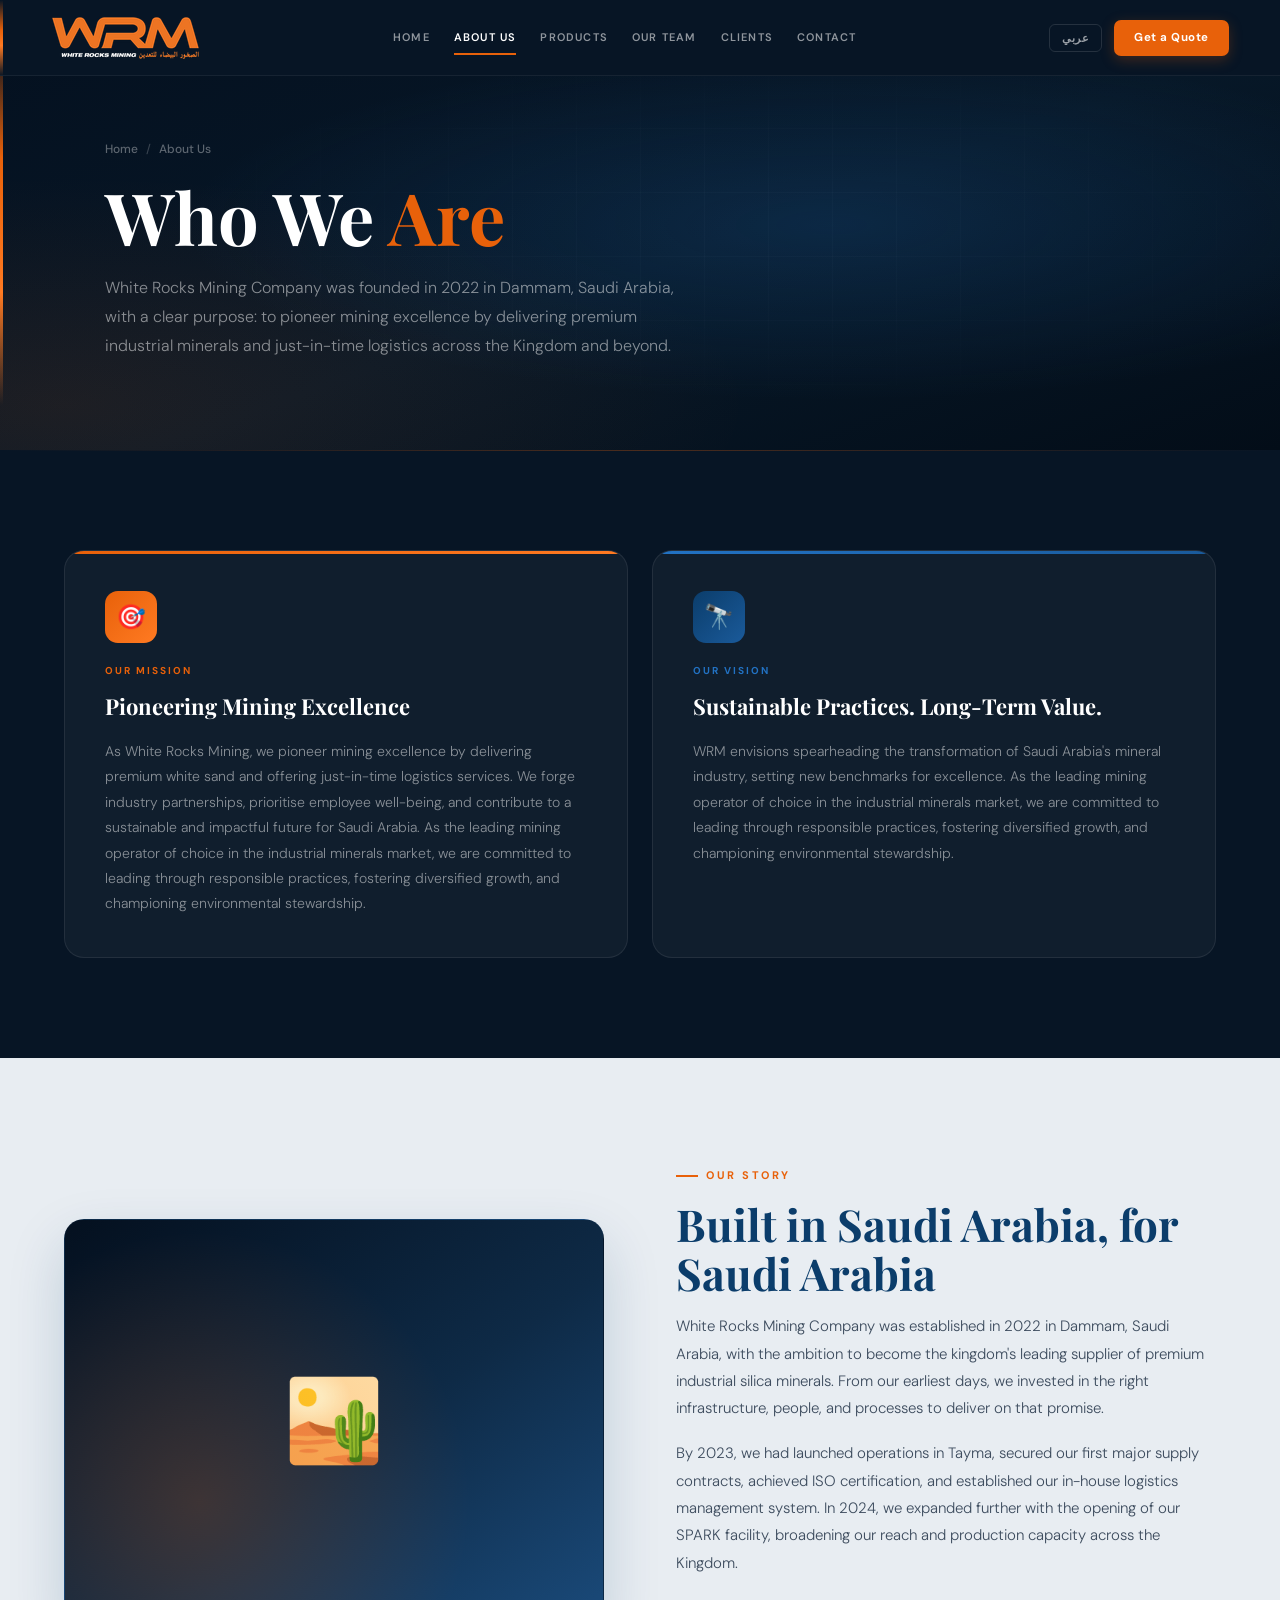
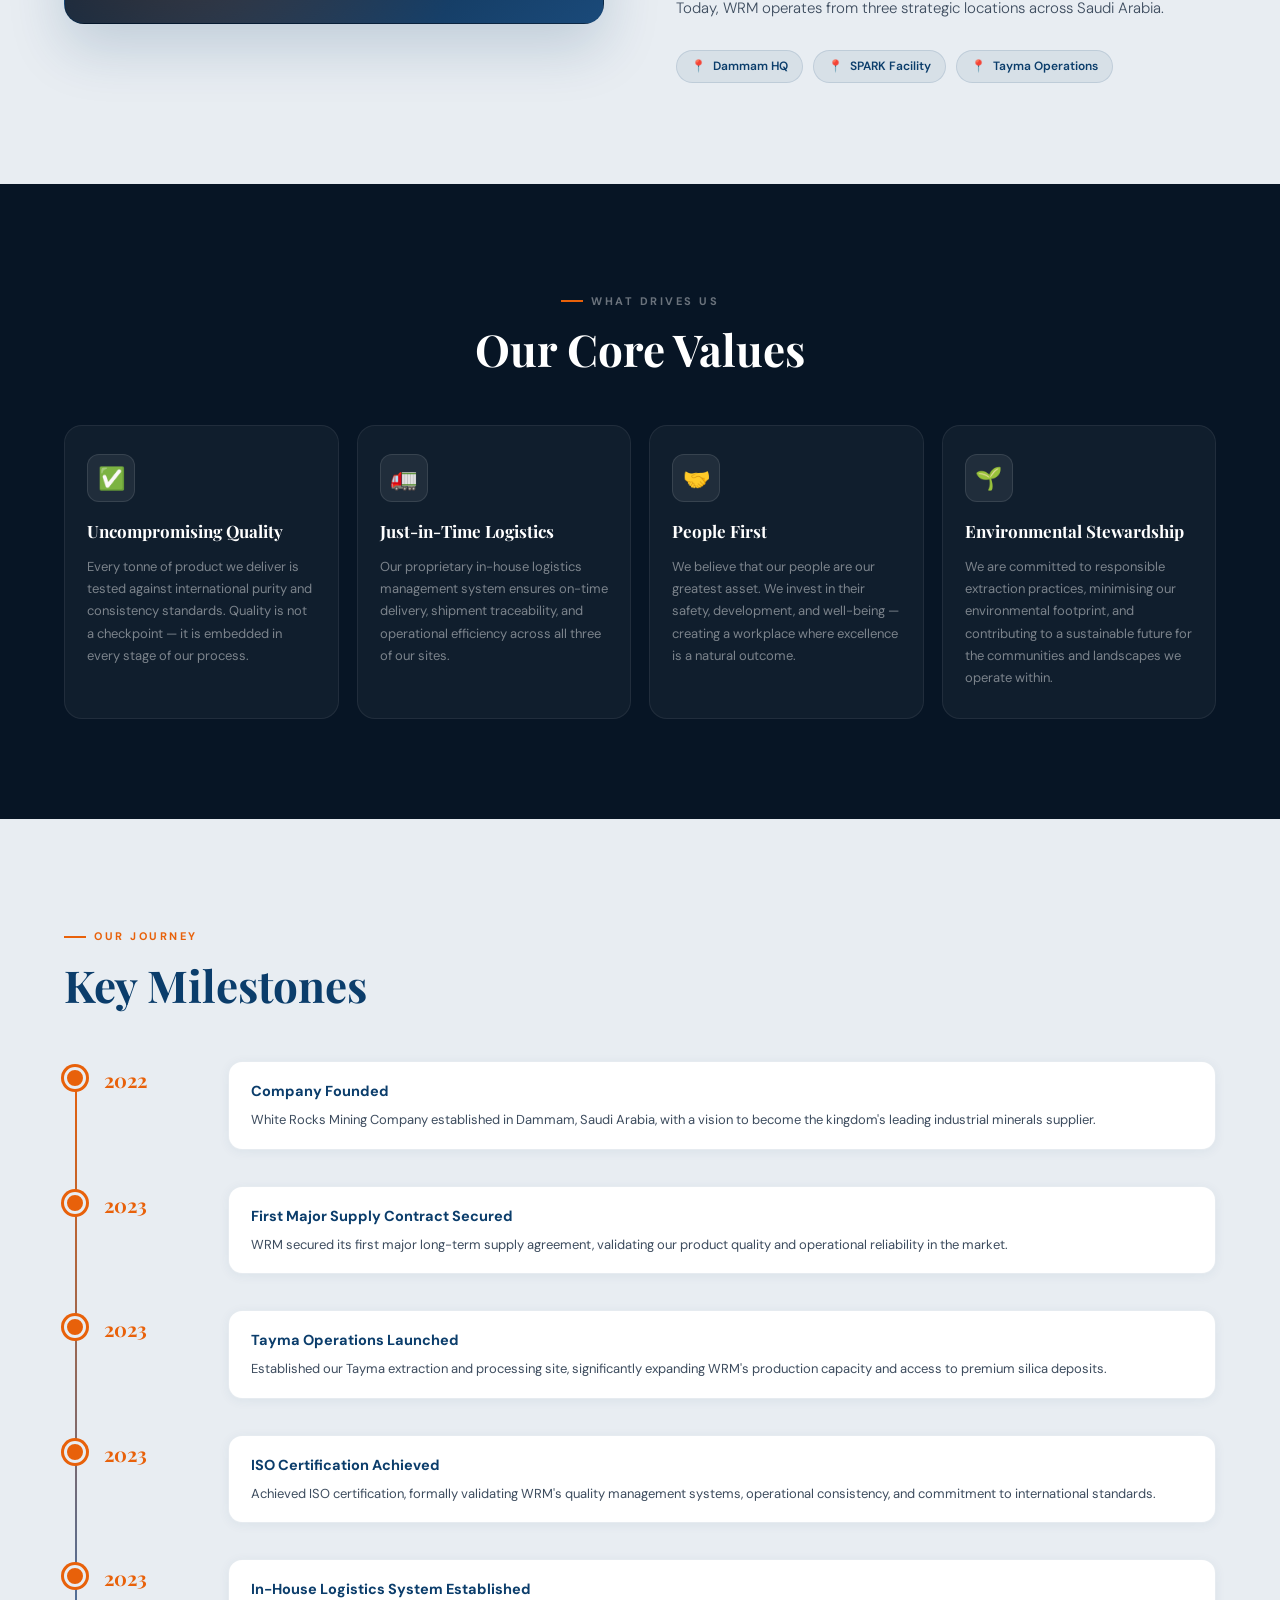
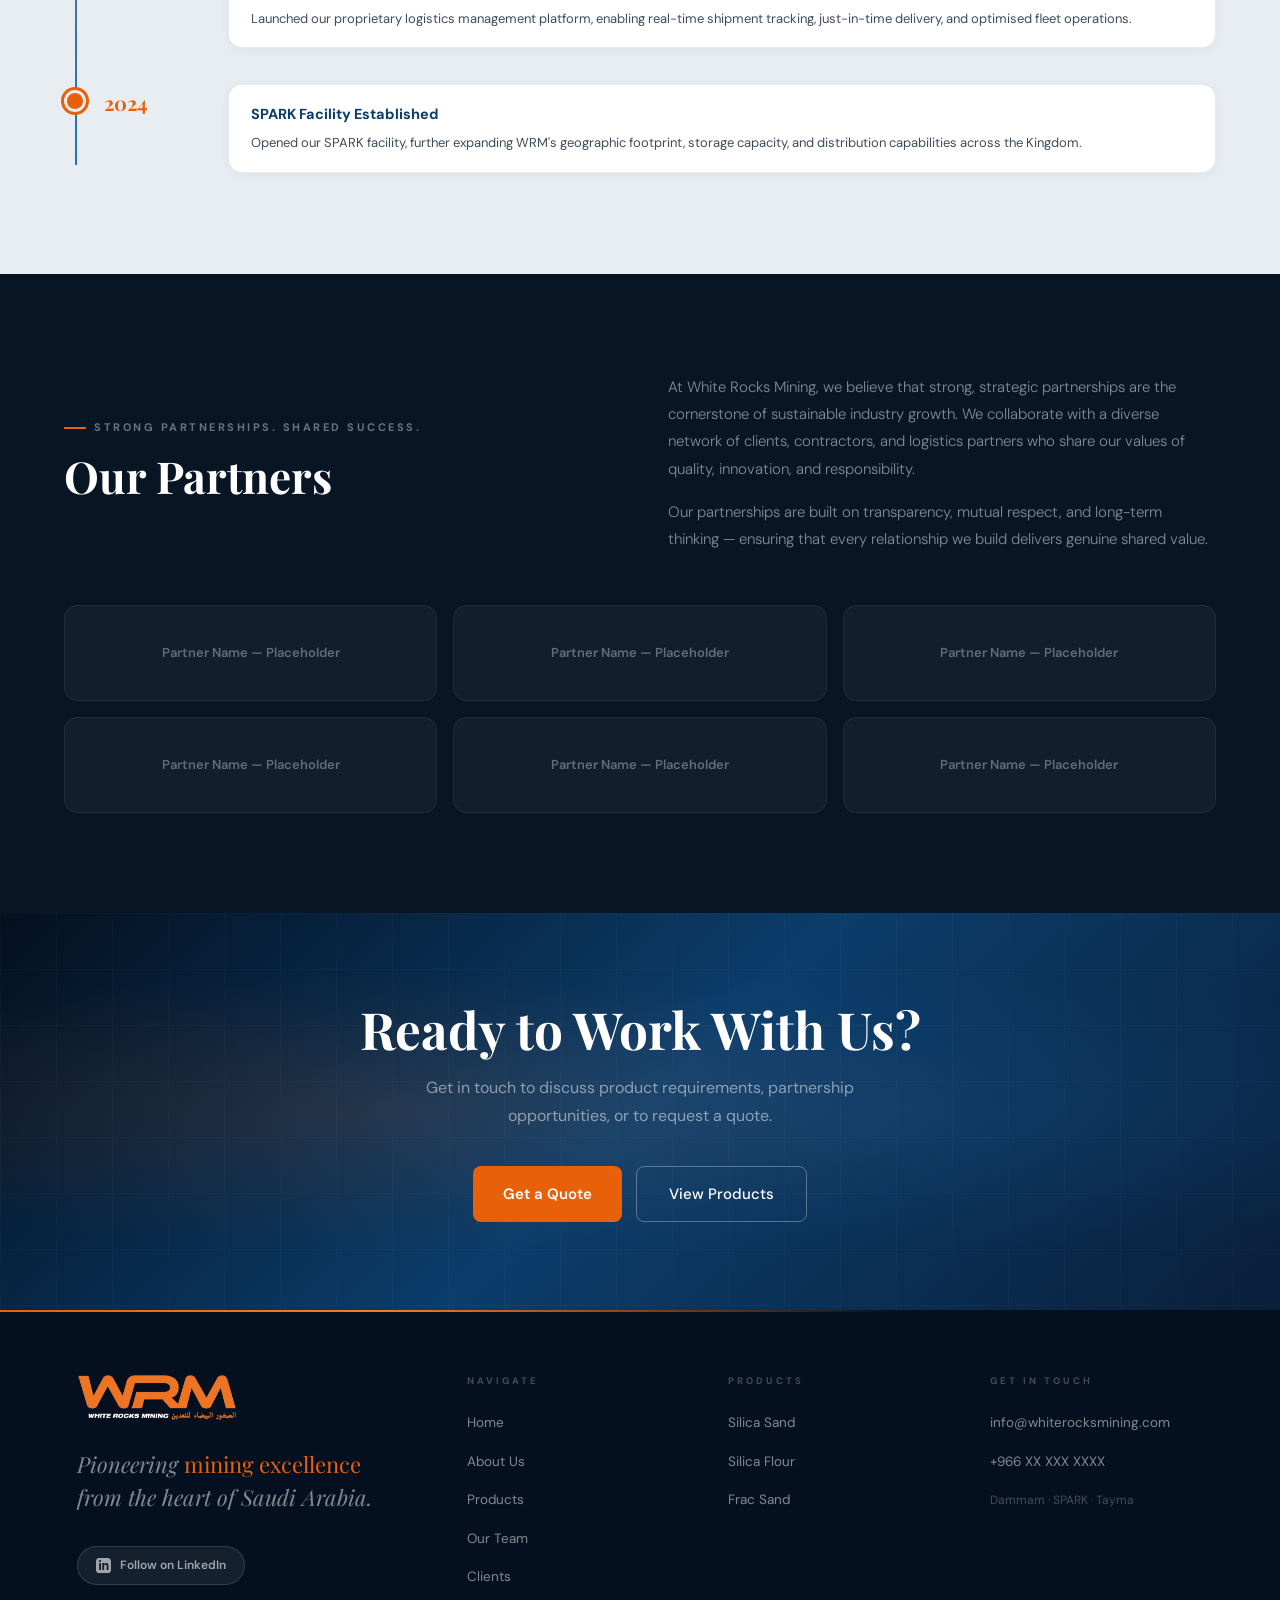
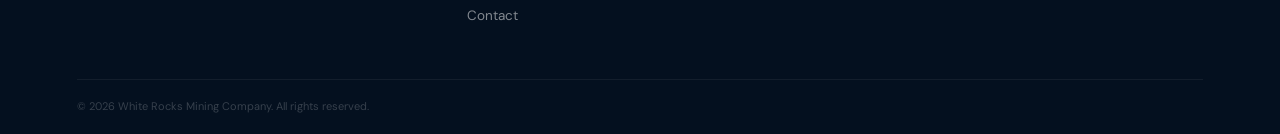
<file: about.html>
<!DOCTYPE html>
<html lang="en" dir="ltr">
<head>
<meta charset="UTF-8"/>
<meta name="viewport" content="width=device-width,initial-scale=1.0"/>
<title>About Us — White Rocks Mining Company</title>

  <link rel="preconnect" href="https://fonts.googleapis.com"/>
  <link rel="preconnect" href="https://fonts.gstatic.com" crossorigin/>
  <link href="https://fonts.googleapis.com/css2?family=Playfair+Display:wght@600;700&family=DM+Sans:wght@300;400;500;600&family=Tajawal:wght@300;400;500;700&display=swap" rel="stylesheet"/>
  <link rel="stylesheet" href="style.css"/>
  <link rel="stylesheet" href="about.css"/>
  <link rel="icon" type="image/x-icon" href="favicon.ico"/>
  <link rel="icon" type="image/png" sizes="32x32" href="assets/logo-nav.png"/>
  <link rel="apple-touch-icon" sizes="180x180" href="apple-touch-icon.png"/>
</head>
<body>


<!-- NAV -->
<nav id="navbar">
  <a href="index.html" class="nav-logo">
    <img src="assets/logo-nav.png" alt="White Rocks Mining" width="149" height="44" class="logo-img"/>
  </a>
  <ul class="nav-links">
    <li><a href="index.html"    data-en="Home"     data-ar="الرئيسية">Home</a></li>
    <li><a href="about.html"    data-en="About Us" data-ar="من نحن">About Us</a></li>
    <li><a href="products.html" data-en="Products" data-ar="المنتجات">Products</a></li>
    <li><a href="team.html"     data-en="Our Team" data-ar="فريقنا">Our Team</a></li>
    <li><a href="clients.html"  data-en="Clients"  data-ar="عملاؤنا">Clients</a></li>
    <li><a href="contact.html"  data-en="Contact"  data-ar="اتصل بنا">Contact</a></li>
  </ul>
  <div class="nav-right">
    <button class="lang-toggle" id="langToggle">عربي</button>
    <a href="contact.html" class="btn-nav" data-en="Get a Quote" data-ar="طلب عرض سعر">Get a Quote</a>
  </div>
  <button class="hamburger" id="hamburger"><span></span><span></span><span></span></button>
</nav>
<div class="mobile-menu" id="mobileMenu">
  <a href="index.html"    data-en="Home"     data-ar="الرئيسية">Home</a>
  <a href="about.html"    data-en="About Us" data-ar="من نحن">About Us</a>
  <a href="products.html" data-en="Products" data-ar="المنتجات">Products</a>
  <a href="team.html"     data-en="Our Team" data-ar="فريقنا">Our Team</a>
  <a href="clients.html"  data-en="Clients"  data-ar="عملاؤنا">Clients</a>
  <a href="contact.html"  data-en="Contact"  data-ar="اتصل بنا">Contact</a>
</div>

<!-- PAGE HERO -->
<div class="page-hero">
  <div class="hero-bar"></div><div class="hero-grid"></div><div class="hero-glow"></div><div class="hero-accent-line"></div>
  <div class="hero-inner">
    <div class="breadcrumb">
      <a href="index.html" data-en="Home" data-ar="الرئيسية">Home</a>
      <span class="breadcrumb-sep">/</span>
      <span data-en="About Us" data-ar="من نحن">About Us</span>
    </div>
    <h1 class="page-title"><span data-en="Who We " data-ar="من ">Who We </span><span class="accent" data-en="Are" data-ar="نحن">Are</span></h1>
    <p class="page-desc" data-en="White Rocks Mining Company was founded in 2022 in Dammam, Saudi Arabia, with a clear purpose: to pioneer mining excellence by delivering premium industrial minerals and just-in-time logistics across the Kingdom and beyond." data-ar="تأسست شركة وايت روكس للتعدين عام 2022 في الدمام، المملكة العربية السعودية، بهدف واضح: ريادة التميز في التعدين من خلال توفير معادن صناعية متميزة ولوجستيات فورية في المملكة وخارجها.">White Rocks Mining Company was founded in 2022 in Dammam, Saudi Arabia, with a clear purpose: to pioneer mining excellence by delivering premium industrial minerals and just-in-time logistics across the Kingdom and beyond.</p>
  </div>
</div>

<!-- MISSION & VISION -->
<section id="mission">
  <div class="mv-grid reveal">
    <div class="mv-card mission-card reveal">
      <div class="mv-icon orange-bg">🎯</div>
      <div class="mv-label orange" data-en="Our Mission" data-ar="مهمتنا">Our Mission</div>
      <h2 class="mv-title" data-en="Pioneering Mining Excellence" data-ar="ريادة التميز في التعدين">Pioneering Mining Excellence</h2>
      <p class="mv-text" data-en="As White Rocks Mining, we pioneer mining excellence by delivering premium white sand and offering just-in-time logistics services. We forge industry partnerships, prioritise employee well-being, and contribute to a sustainable and impactful future for Saudi Arabia. As the leading mining operator of choice in the industrial minerals market, we are committed to leading through responsible practices, fostering diversified growth, and championing environmental stewardship." data-ar="في وايت روكس للتعدين، نرسخ مفهوم التميز في قطاع التعدين من خلال توفير الرمال البيضاء الفاخرة وتقديم خدمات لوجستية فورية. نبني شراكات صناعية ونُولي الأولوية لرفاهية موظفينا ونساهم في مستقبل مستدام ومؤثر للمملكة العربية السعودية. بوصفنا المشغل التعديني الرائد في سوق المعادن الصناعية، نلتزم بالريادة من خلال الممارسات المسؤولة وتعزيز النمو المتنوع والمناصرة البيئية.">As White Rocks Mining, we pioneer mining excellence by delivering premium white sand and offering just-in-time logistics services. We forge industry partnerships, prioritise employee well-being, and contribute to a sustainable and impactful future for Saudi Arabia. As the leading mining operator of choice in the industrial minerals market, we are committed to leading through responsible practices, fostering diversified growth, and championing environmental stewardship.</p>
    </div>
    <div class="mv-card vision-card reveal">
      <div class="mv-icon blue-bg">🔭</div>
      <div class="mv-label blue" data-en="Our Vision" data-ar="رؤيتنا">Our Vision</div>
      <h2 class="mv-title" data-en="Sustainable Practices. Long-Term Value." data-ar="ممارسات مستدامة. قيمة طويلة الأمد.">Sustainable Practices. Long-Term Value.</h2>
      <p class="mv-text" data-en="WRM envisions spearheading the transformation of Saudi Arabia's mineral industry, setting new benchmarks for excellence. As the leading mining operator of choice in the industrial minerals market, we are committed to leading through responsible practices, fostering diversified growth, and championing environmental stewardship." data-ar="تتطلع WRM إلى قيادة تحول صناعة المعادن في المملكة العربية السعودية ووضع معايير جديدة للتميز. بوصفنا المشغل التعديني الرائد في سوق المعادن الصناعية، نلتزم بالريادة عبر الممارسات المسؤولة وتعزيز النمو المتنوع والمناصرة البيئية.">WRM envisions spearheading the transformation of Saudi Arabia's mineral industry, setting new benchmarks for excellence. As the leading mining operator of choice in the industrial minerals market, we are committed to leading through responsible practices, fostering diversified growth, and championing environmental stewardship.</p>
    </div>
  </div>
</section>

<div class="divider"></div>

<!-- OUR STORY -->
<section id="story">
  <div class="story-grid reveal">
    <div>
      <div class="story-visual">🏜️</div>
    </div>
    <div class="story-body">
      <div class="eyebrow" data-en="Our Story" data-ar="قصتنا">Our Story</div>
      <h2 class="section-title" data-en="Built in Saudi Arabia, for Saudi Arabia" data-ar="بُنيت في المملكة العربية السعودية ولأجلها">Built in Saudi Arabia, for Saudi Arabia</h2>
      <p data-en="White Rocks Mining Company was established in 2022 in Dammam, Saudi Arabia, with the ambition to become the kingdom's leading supplier of premium industrial silica minerals. From our earliest days, we invested in the right infrastructure, people, and processes to deliver on that promise." data-ar="تأسست شركة وايت روكس للتعدين عام 2022 في الدمام، المملكة العربية السعودية، بطموح أن تصبح المورد الرائد للمعادن الصناعية السيليكية المتميزة في المملكة. منذ بداياتنا الأولى، استثمرنا في البنية التحتية المناسبة والكوادر البشرية والعمليات لتحقيق هذا الوعد.">White Rocks Mining Company was established in 2022 in Dammam, Saudi Arabia, with the ambition to become the kingdom's leading supplier of premium industrial silica minerals. From our earliest days, we invested in the right infrastructure, people, and processes to deliver on that promise.</p>
      <p data-en="By 2023, we had launched operations in Tayma, secured our first major supply contracts, achieved ISO certification, and established our in-house logistics management system. In 2024, we expanded further with the opening of our SPARK facility, broadening our reach and production capacity across the Kingdom." data-ar="بحلول عام 2023، أطلقنا عملياتنا في تيماء، وأمّنّا أولى عقود التوريد الكبرى، وحصلنا على شهادة ISO، وأسسنا نظام إدارة اللوجستيات الداخلي. وفي عام 2024، توسعنا بافتتاح منشأة SPARK، مما وسّع نطاق عملياتنا وطاقتنا الإنتاجية في المملكة.">By 2023, we had launched operations in Tayma, secured our first major supply contracts, achieved ISO certification, and established our in-house logistics management system. In 2024, we expanded further with the opening of our SPARK facility, broadening our reach and production capacity across the Kingdom.</p>
      <p data-en="Today, WRM operates from three strategic locations across Saudi Arabia." data-ar="اليوم، تعمل WRM من ثلاثة مواقع استراتيجية في أنحاء المملكة العربية السعودية.">Today, WRM operates from three strategic locations across Saudi Arabia.</p>
      <div class="branch-pills">
        <span class="branch-pill" data-en="Dammam HQ" data-ar="المقر الرئيسي — الدمام">Dammam HQ</span>
        <span class="branch-pill" data-en="SPARK Facility" data-ar="منشأة SPARK">SPARK Facility</span>
        <span class="branch-pill" data-en="Tayma Operations" data-ar="عمليات تيماء">Tayma Operations</span>
      </div>
    </div>
  </div>
</section>

<div class="divider"></div>

<!-- VALUES -->
<section id="values">
  <div style="text-align:center;margin-bottom:52px;">
    <div class="eyebrow" style="justify-content:center;" data-en="What Drives Us" data-ar="ما يدفعنا">What Drives Us</div>
    <h2 class="section-title" data-en="Our Core Values" data-ar="قيمنا الجوهرية">Our Core Values</h2>
  </div>
  <div class="values-grid reveal">
    <div class="val-card reveal">
      <div class="val-icon">✅</div>
      <h3 class="val-title" data-en="Uncompromising Quality" data-ar="جودة لا تساوم">Uncompromising Quality</h3>
      <p class="val-desc" data-en="Every tonne of product we deliver is tested against international purity and consistency standards. Quality is not a checkpoint — it is embedded in every stage of our process." data-ar="كل طن من المنتج الذي نورده يُختبر وفق معايير النقاء والاتساق الدولية. الجودة ليست مجرد نقطة تفتيش — بل هي متجذرة في كل مرحلة من مراحل عمليتنا.">Every tonne of product we deliver is tested against international purity and consistency standards. Quality is not a checkpoint — it is embedded in every stage of our process.</p>
    </div>
    <div class="val-card reveal">
      <div class="val-icon">🚛</div>
      <h3 class="val-title" data-en="Just-in-Time Logistics" data-ar="لوجستيات فورية">Just-in-Time Logistics</h3>
      <p class="val-desc" data-en="Our proprietary in-house logistics management system ensures on-time delivery, shipment traceability, and operational efficiency across all three of our sites." data-ar="نظام إدارة اللوجستيات الداخلي الخاص بنا يضمن التسليم في الوقت المحدد وتتبع الشحنات والكفاءة التشغيلية عبر مواقعنا الثلاثة.">Our proprietary in-house logistics management system ensures on-time delivery, shipment traceability, and operational efficiency across all three of our sites.</p>
    </div>
    <div class="val-card reveal">
      <div class="val-icon">🤝</div>
      <h3 class="val-title" data-en="People First" data-ar="الناس أولاً">People First</h3>
      <p class="val-desc" data-en="We believe that our people are our greatest asset. We invest in their safety, development, and well-being — creating a workplace where excellence is a natural outcome." data-ar="نؤمن بأن موظفينا هم أعظم أصولنا. نستثمر في سلامتهم وتطويرهم ورفاهيتهم — نخلق بيئة عمل يكون فيها التميز نتيجة طبيعية.">We believe that our people are our greatest asset. We invest in their safety, development, and well-being — creating a workplace where excellence is a natural outcome.</p>
    </div>
    <div class="val-card reveal">
      <div class="val-icon">🌱</div>
      <h3 class="val-title" data-en="Environmental Stewardship" data-ar="الإشراف البيئي">Environmental Stewardship</h3>
      <p class="val-desc" data-en="We are committed to responsible extraction practices, minimising our environmental footprint, and contributing to a sustainable future for the communities and landscapes we operate within." data-ar="نلتزم بممارسات استخراج مسؤولة وتقليل بصمتنا البيئية والمساهمة في مستقبل مستدام للمجتمعات والمناطق التي نعمل فيها.">We are committed to responsible extraction practices, minimising our environmental footprint, and contributing to a sustainable future for the communities and landscapes we operate within.</p>
    </div>
  </div>
</section>

<div class="divider"></div>

<!-- TIMELINE -->
<section id="timeline">
  <div style="margin-bottom:52px;">
    <div class="eyebrow" data-en="Our Journey" data-ar="مسيرتنا">Our Journey</div>
    <h2 class="section-title" data-en="Key Milestones" data-ar="أبرز المحطات">Key Milestones</h2>
  </div>
  <div class="timeline-wrap reveal">
    <div class="tl-item">
      <div class="tl-dot"></div>
      <div class="tl-year">2022</div>
      <div class="tl-content">
        <div class="tl-title" data-en="Company Founded" data-ar="تأسيس الشركة">Company Founded</div>
        <div class="tl-desc" data-en="White Rocks Mining Company established in Dammam, Saudi Arabia, with a vision to become the kingdom's leading industrial minerals supplier." data-ar="تأسست شركة وايت روكس للتعدين في الدمام، المملكة العربية السعودية، برؤية لتصبح المورد الرائد للمعادن الصناعية في المملكة.">White Rocks Mining Company established in Dammam, Saudi Arabia, with a vision to become the kingdom's leading industrial minerals supplier.</div>
      </div>
    </div>
    <div class="tl-item">
      <div class="tl-dot"></div>
      <div class="tl-year">2023</div>
      <div class="tl-content">
        <div class="tl-title" data-en="First Major Supply Contract Secured" data-ar="تأمين أول عقد توريد كبير">First Major Supply Contract Secured</div>
        <div class="tl-desc" data-en="WRM secured its first major long-term supply agreement, validating our product quality and operational reliability in the market." data-ar="أمّنت WRM أول اتفاقية توريد طويلة الأمد كبرى، مما يثبت جودة منتجاتنا وموثوقيتنا التشغيلية في السوق.">WRM secured its first major long-term supply agreement, validating our product quality and operational reliability in the market.</div>
      </div>
    </div>
    <div class="tl-item">
      <div class="tl-dot"></div>
      <div class="tl-year">2023</div>
      <div class="tl-content">
        <div class="tl-title" data-en="Tayma Operations Launched" data-ar="انطلاق عمليات تيماء">Tayma Operations Launched</div>
        <div class="tl-desc" data-en="Established our Tayma extraction and processing site, significantly expanding WRM's production capacity and access to premium silica deposits." data-ar="أسسنا موقع الاستخراج والمعالجة في تيماء، مما وسّع بشكل كبير طاقة WRM الإنتاجية والوصول إلى رواسب السيليكا المتميزة.">Established our Tayma extraction and processing site, significantly expanding WRM's production capacity and access to premium silica deposits.</div>
      </div>
    </div>
    <div class="tl-item">
      <div class="tl-dot"></div>
      <div class="tl-year">2023</div>
      <div class="tl-content">
        <div class="tl-title" data-en="ISO Certification Achieved" data-ar="الحصول على شهادة ISO">ISO Certification Achieved</div>
        <div class="tl-desc" data-en="Achieved ISO certification, formally validating WRM's quality management systems, operational consistency, and commitment to international standards." data-ar="حصلنا على شهادة ISO، مما يُثبت رسمياً أنظمة إدارة الجودة لدى WRM والاتساق التشغيلي والالتزام بالمعايير الدولية.">Achieved ISO certification, formally validating WRM's quality management systems, operational consistency, and commitment to international standards.</div>
      </div>
    </div>
    <div class="tl-item">
      <div class="tl-dot"></div>
      <div class="tl-year">2023</div>
      <div class="tl-content">
        <div class="tl-title" data-en="In-House Logistics System Established" data-ar="إنشاء نظام اللوجستيات الداخلي">In-House Logistics System Established</div>
        <div class="tl-desc" data-en="Launched our proprietary logistics management platform, enabling real-time shipment tracking, just-in-time delivery, and optimised fleet operations." data-ar="أطلقنا منصة إدارة اللوجستيات الداخلية الخاصة بنا، مما يتيح تتبع الشحنات في الوقت الفعلي والتسليم الفوري وتحسين عمليات الأسطول.">Launched our proprietary logistics management platform, enabling real-time shipment tracking, just-in-time delivery, and optimised fleet operations.</div>
      </div>
    </div>
    <div class="tl-item">
      <div class="tl-dot"></div>
      <div class="tl-year">2024</div>
      <div class="tl-content">
        <div class="tl-title" data-en="SPARK Facility Established" data-ar="إنشاء منشأة SPARK">SPARK Facility Established</div>
        <div class="tl-desc" data-en="Opened our SPARK facility, further expanding WRM's geographic footprint, storage capacity, and distribution capabilities across the Kingdom." data-ar="افتتحنا منشأة SPARK، مما وسّع نطاق WRM الجغرافي وطاقة التخزين وقدرات التوزيع في أنحاء المملكة.">Opened our SPARK facility, further expanding WRM's geographic footprint, storage capacity, and distribution capabilities across the Kingdom.</div>
      </div>
    </div>
  </div>
</section>

<div class="divider"></div>

<!-- PARTNERS -->
<section id="partners">
  <div class="partners-intro reveal">
    <div>
      <div class="eyebrow" data-en="Strong Partnerships. Shared Success." data-ar="شراكات قوية. نجاح مشترك.">Strong Partnerships. Shared Success.</div>
      <h2 class="section-title" data-en="Our Partners" data-ar="شركاؤنا">Our Partners</h2>
    </div>
    <div class="partners-intro-text">
      <p data-en="At White Rocks Mining, we believe that strong, strategic partnerships are the cornerstone of sustainable industry growth. We collaborate with a diverse network of clients, contractors, and logistics partners who share our values of quality, innovation, and responsibility." data-ar="في وايت روكس للتعدين، نؤمن بأن الشراكات الاستراتيجية القوية هي ركيزة النمو الصناعي المستدام. نتعاون مع شبكة متنوعة من العملاء والمقاولين وشركاء اللوجستيات الذين يشاركوننا قيم الجودة والابتكار والمسؤولية.">At White Rocks Mining, we believe that strong, strategic partnerships are the cornerstone of sustainable industry growth. We collaborate with a diverse network of clients, contractors, and logistics partners who share our values of quality, innovation, and responsibility.</p>
      <p data-en="Our partnerships are built on transparency, mutual respect, and long-term thinking — ensuring that every relationship we build delivers genuine shared value." data-ar="شراكاتنا مبنية على الشفافية والاحترام المتبادل والتفكير طويل المدى — لضمان أن كل علاقة نبنيها تحقق قيمة مشتركة حقيقية.">Our partnerships are built on transparency, mutual respect, and long-term thinking — ensuring that every relationship we build delivers genuine shared value.</p>
    </div>
  </div>
  <div class="partners-grid reveal">
    <div class="partner-card" data-en="Partner Name — Placeholder" data-ar="اسم الشريك — نص مؤقت">Partner Name — Placeholder</div>
    <div class="partner-card" data-en="Partner Name — Placeholder" data-ar="اسم الشريك — نص مؤقت">Partner Name — Placeholder</div>
    <div class="partner-card" data-en="Partner Name — Placeholder" data-ar="اسم الشريك — نص مؤقت">Partner Name — Placeholder</div>
    <div class="partner-card" data-en="Partner Name — Placeholder" data-ar="اسم الشريك — نص مؤقت">Partner Name — Placeholder</div>
    <div class="partner-card" data-en="Partner Name — Placeholder" data-ar="اسم الشريك — نص مؤقت">Partner Name — Placeholder</div>
    <div class="partner-card" data-en="Partner Name — Placeholder" data-ar="اسم الشريك — نص مؤقت">Partner Name — Placeholder</div>
  </div>
</section>

<!-- CTA BANNER -->
<section id="cta-banner">
  <h2 class="cta-title" data-en="Ready to Work With Us?" data-ar="هل أنت مستعد للعمل معنا؟">Ready to Work With Us?</h2>
  <p class="cta-sub" data-en="Get in touch to discuss product requirements, partnership opportunities, or to request a quote." data-ar="تواصل معنا لمناقشة متطلبات المنتج أو فرص الشراكة أو لطلب عرض سعر.">Get in touch to discuss product requirements, partnership opportunities, or to request a quote.</p>
  <div class="cta-actions">
    <a href="contact.html" class="btn-hero"     data-en="Get a Quote"   data-ar="طلب عرض سعر">Get a Quote</a>
    <a href="products.html" class="btn-hero-out" data-en="View Products" data-ar="عرض المنتجات">View Products</a>
  </div>
</section>


<script src="script.js" defer></script>
</body>
</html>
</file>
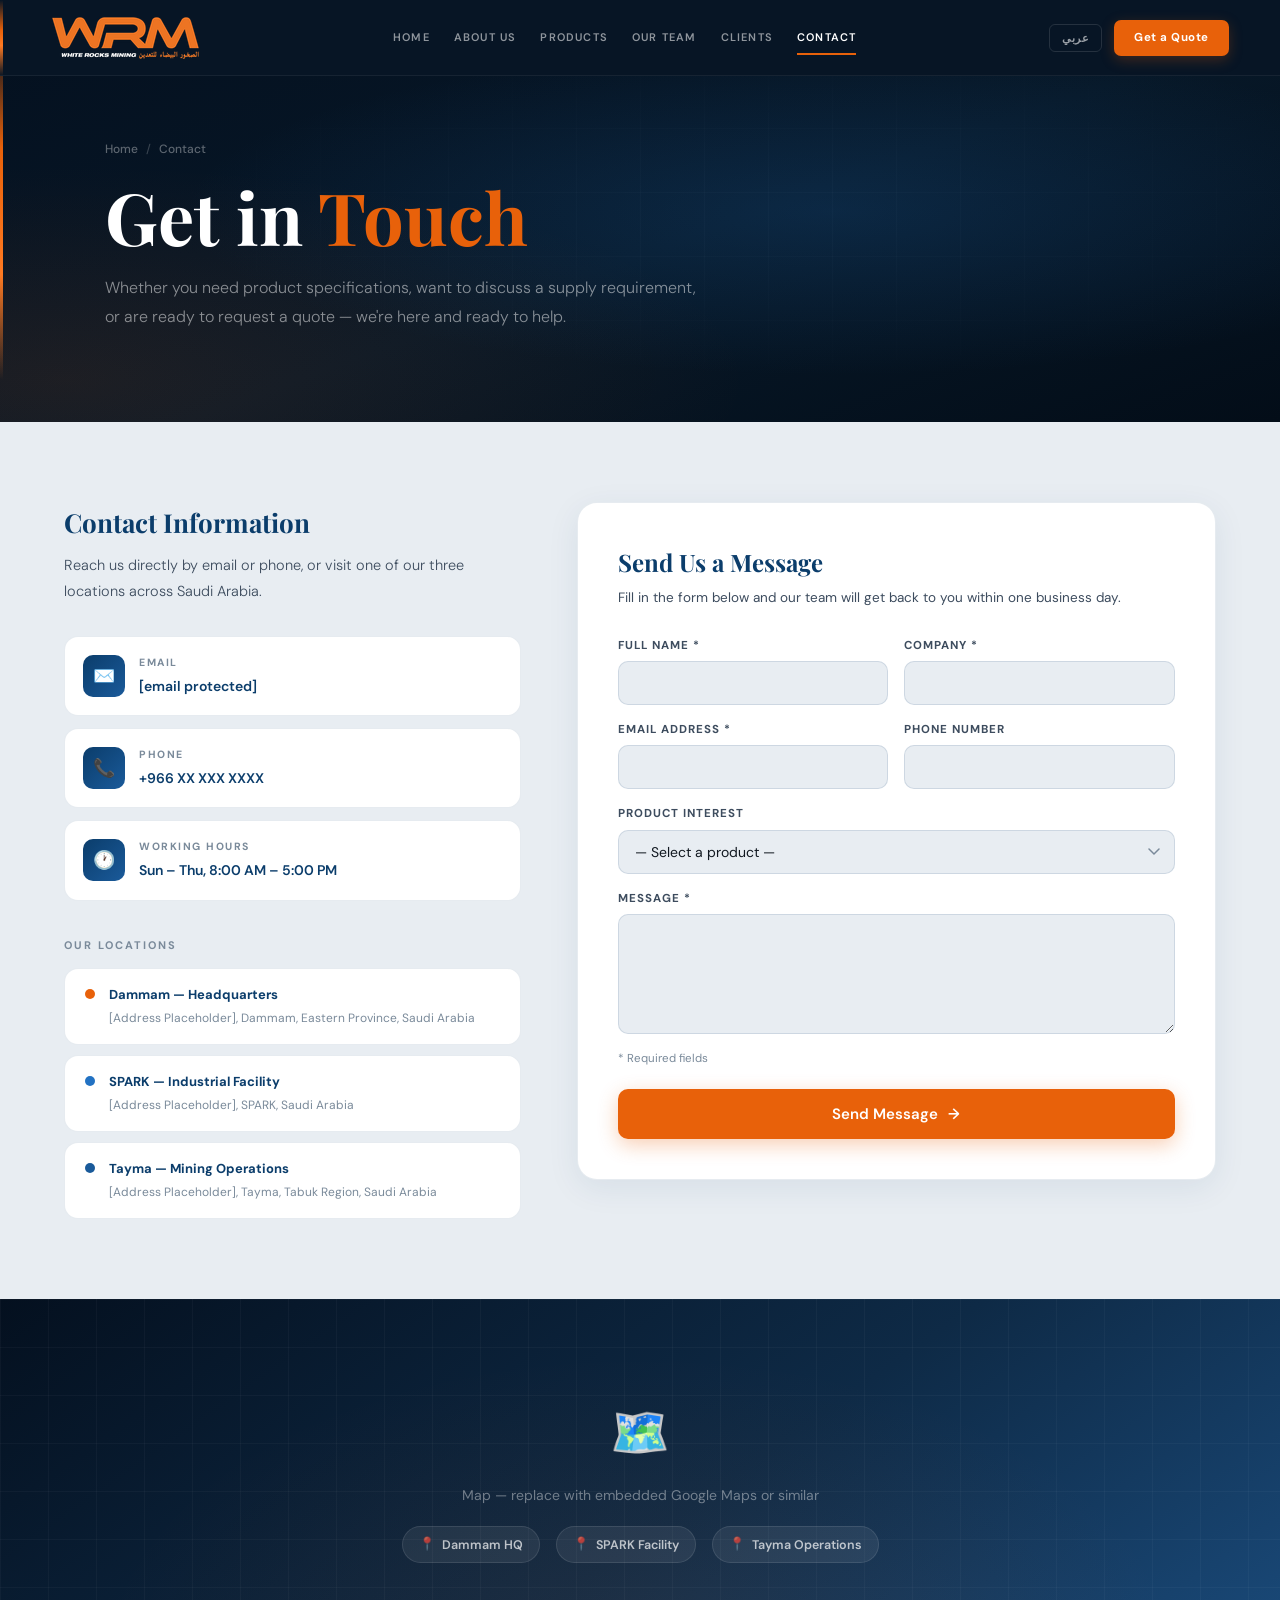
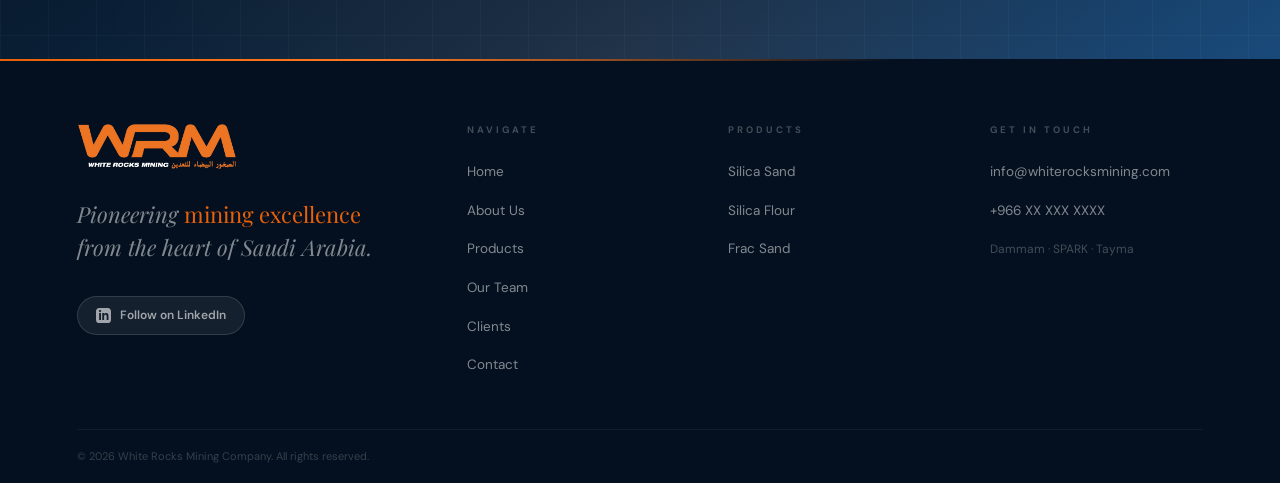
<file: contact.html>
<!DOCTYPE html>
<html lang="en" dir="ltr">
<head>
<meta charset="UTF-8"/>
<meta name="viewport" content="width=device-width,initial-scale=1.0"/>
<title>Contact — White Rocks Mining Company</title>

  <link rel="preconnect" href="https://fonts.googleapis.com"/>
  <link rel="preconnect" href="https://fonts.gstatic.com" crossorigin/>
  <link href="https://fonts.googleapis.com/css2?family=Playfair+Display:wght@600;700&family=DM+Sans:wght@300;400;500;600&family=Tajawal:wght@300;400;500;700&display=swap" rel="stylesheet"/>
  <link rel="stylesheet" href="style.css"/>
  <link rel="stylesheet" href="contact.css"/>
  <link rel="icon" type="image/x-icon" href="favicon.ico"/>
  <link rel="icon" type="image/png" sizes="32x32" href="assets/logo-nav.png"/>
  <link rel="apple-touch-icon" sizes="180x180" href="apple-touch-icon.png"/>
</head>
<body>


<!-- NAV -->
<nav id="navbar">
  <a href="index.html" class="nav-logo">
    <img src="assets/logo-nav.png" alt="White Rocks Mining" width="149" height="44" class="logo-img"/>
  </a>
  <ul class="nav-links">
    <li><a href="index.html"    data-en="Home"     data-ar="الرئيسية">Home</a></li>
    <li><a href="about.html"    data-en="About Us" data-ar="من نحن">About Us</a></li>
    <li><a href="products.html" data-en="Products" data-ar="المنتجات">Products</a></li>
    <li><a href="team.html"     data-en="Our Team" data-ar="فريقنا">Our Team</a></li>
    <li><a href="clients.html"  data-en="Clients"  data-ar="عملاؤنا">Clients</a></li>
    <li><a href="contact.html"  data-en="Contact" data-ar="اتصل بنا">Contact</a></li>
  </ul>
  <div class="nav-right">
    <button class="lang-toggle" id="langToggle">عربي</button>
    <a href="contact.html" class="btn-nav" data-en="Get a Quote" data-ar="طلب عرض سعر">Get a Quote</a>
  </div>
  <button class="hamburger" id="hamburger"><span></span><span></span><span></span></button>
</nav>
<div class="mobile-menu" id="mobileMenu">
  <a href="index.html"    data-en="Home"     data-ar="الرئيسية">Home</a>
  <a href="about.html"    data-en="About Us" data-ar="من نحن">About Us</a>
  <a href="products.html" data-en="Products" data-ar="المنتجات">Products</a>
  <a href="team.html"     data-en="Our Team" data-ar="فريقنا">Our Team</a>
  <a href="clients.html"  data-en="Clients"  data-ar="عملاؤنا">Clients</a>
  <a href="contact.html"  data-en="Contact"  data-ar="اتصل بنا">Contact</a>
</div>

<!-- PAGE HERO -->
<div class="page-hero">
  <div class="hero-bar"></div><div class="hero-grid"></div><div class="hero-glow"></div><div class="hero-accent-line"></div>
  <div class="hero-inner">
    <div class="breadcrumb">
      <a href="index.html" data-en="Home" data-ar="الرئيسية">Home</a>
      <span class="breadcrumb-sep">/</span>
      <span data-en="Contact" data-ar="اتصل بنا">Contact</span>
    </div>
    <h1 class="page-title"><span data-en="Get in " data-ar="تواصل ">Get in </span><span class="accent" data-en="Touch" data-ar="معنا">Touch</span></h1>
    <p class="page-desc" data-en="Whether you need product specifications, want to discuss a supply requirement, or are ready to request a quote — we're here and ready to help." data-ar="سواء احتجت إلى مواصفات المنتج أو أردت مناقشة متطلبات التوريد أو كنت مستعداً لطلب عرض سعر — نحن هنا ومستعدون للمساعدة.">Whether you need product specifications, want to discuss a supply requirement, or are ready to request a quote — we're here and ready to help.</p>
  </div>
</div>

<!-- CONTACT MAIN -->
<section id="contact-main">
  <div class="contact-grid reveal">

    <!-- LEFT: Info + Branches -->
    <div>
      <h2 class="contact-info-title" data-en="Contact Information" data-ar="معلومات التواصل">Contact Information</h2>
      <p class="contact-info-sub" data-en="Reach us directly by email or phone, or visit one of our three locations across Saudi Arabia." data-ar="تواصل معنا مباشرةً عبر البريد الإلكتروني أو الهاتف، أو قم بزيارة أحد مواقعنا الثلاثة في المملكة العربية السعودية.">Reach us directly by email or phone, or visit one of our three locations across Saudi Arabia.</p>

      <div class="contact-methods reveal">
        <div class="contact-method">
          <div class="cm-icon">✉️</div>
          <div>
            <div class="cm-label" data-en="Email" data-ar="البريد الإلكتروني">Email</div>
            <div class="cm-value"><a href="/cdn-cgi/l/email-protection#90f9fef6ffd0e7f8f9e4f5e2fff3fbe3fdf9fef9fef7bef3fffd"><span class="__cf_email__" data-cfemail="d4bdbab2bb94a3bcbda0b1a6bbb7bfa7b9bdbabdbab3fab7bbb9">[email&#160;protected]</span></a></div>
          </div>
        </div>
        <div class="contact-method">
          <div class="cm-icon">📞</div>
          <div>
            <div class="cm-label" data-en="Phone" data-ar="الهاتف">Phone</div>
            <div class="cm-value"><a href="tel:+966XXXXXXXX">+966 XX XXX XXXX</a></div>
          </div>
        </div>
        <div class="contact-method">
          <div class="cm-icon">🕐</div>
          <div>
            <div class="cm-label" data-en="Working Hours" data-ar="ساعات العمل">Working Hours</div>
            <div class="cm-value" data-en="Sun – Thu, 8:00 AM – 5:00 PM" data-ar="الأحد – الخميس، 8:00 ص – 5:00 م">Sun – Thu, 8:00 AM – 5:00 PM</div>
          </div>
        </div>
      </div>

      <div class="branch-title" data-en="Our Locations" data-ar="مواقعنا">Our Locations</div>
      <div class="branch-cards reveal">
        <div class="branch-card">
          <div class="bc-dot"></div>
          <div>
            <div class="bc-name" data-en="Dammam — Headquarters" data-ar="الدمام — المقر الرئيسي">Dammam — Headquarters</div>
            <div class="bc-addr" data-en="[Address Placeholder], Dammam, Eastern Province, Saudi Arabia" data-ar="[نص مؤقت للعنوان]، الدمام، المنطقة الشرقية، المملكة العربية السعودية">[Address Placeholder], Dammam, Eastern Province, Saudi Arabia</div>
          </div>
        </div>
        <div class="branch-card">
          <div class="bc-dot" style="background:var(--blue-light);"></div>
          <div>
            <div class="bc-name" data-en="SPARK — Industrial Facility" data-ar="SPARK — المنشأة الصناعية">SPARK — Industrial Facility</div>
            <div class="bc-addr" data-en="[Address Placeholder], SPARK, Saudi Arabia" data-ar="[نص مؤقت للعنوان]، SPARK، المملكة العربية السعودية">[Address Placeholder], SPARK, Saudi Arabia</div>
          </div>
        </div>
        <div class="branch-card">
          <div class="bc-dot" style="background:var(--blue-mid);"></div>
          <div>
            <div class="bc-name" data-en="Tayma — Mining Operations" data-ar="تيماء — عمليات التعدين">Tayma — Mining Operations</div>
            <div class="bc-addr" data-en="[Address Placeholder], Tayma, Tabuk Region, Saudi Arabia" data-ar="[نص مؤقت للعنوان]، تيماء، منطقة تبوك، المملكة العربية السعودية">[Address Placeholder], Tayma, Tabuk Region, Saudi Arabia</div>
          </div>
        </div>
      </div>
    </div>

    <!-- RIGHT: Form -->
    <div class="form-card reveal">
      <div id="formContent">
        <h2 class="form-title" data-en="Send Us a Message" data-ar="أرسل لنا رسالة">Send Us a Message</h2>
        <p class="form-sub" data-en="Fill in the form below and our team will get back to you within one business day." data-ar="املأ النموذج أدناه وسيتواصل معك فريقنا في غضون يوم عمل واحد.">Fill in the form below and our team will get back to you within one business day.</p>

        <div class="form-row">
          <div class="form-group">
            <label data-en="Full Name *" data-ar="الاسم الكامل *">Full Name *</label>
            <input type="text" id="f-name" placeholder="" />
          </div>
          <div class="form-group">
            <label data-en="Company *" data-ar="الشركة *">Company *</label>
            <input type="text" id="f-company" placeholder="" />
          </div>
        </div>
        <div class="form-row">
          <div class="form-group">
            <label data-en="Email Address *" data-ar="البريد الإلكتروني *">Email Address *</label>
            <input type="email" id="f-email" placeholder="" />
          </div>
          <div class="form-group">
            <label data-en="Phone Number" data-ar="رقم الهاتف">Phone Number</label>
            <input type="tel" id="f-phone" placeholder="" />
          </div>
        </div>
        <div class="form-group">
          <label data-en="Product Interest" data-ar="المنتج المطلوب">Product Interest</label>
          <select id="f-product">
            <option value="" data-en="— Select a product —" data-ar="— اختر منتجاً —">— Select a product —</option>
            <option value="silica-sand" data-en="Silica Sand" data-ar="رمل السيليكا">Silica Sand</option>
            <option value="silica-flour" data-en="Silica Flour" data-ar="دقيق السيليكا">Silica Flour</option>
            <option value="frac-sand" data-en="Frac Sand" data-ar="رمل الفراك">Frac Sand</option>
            <option value="multiple" data-en="Multiple Products" data-ar="منتجات متعددة">Multiple Products</option>
            <option value="other" data-en="General Inquiry" data-ar="استفسار عام">General Inquiry</option>
          </select>
        </div>
        <div class="form-group">
          <label data-en="Message *" data-ar="الرسالة *">Message *</label>
          <textarea id="f-message" rows="5"></textarea>
        </div>
        <p class="required-note" data-en="* Required fields" data-ar="* الحقول المطلوبة">* Required fields</p>
        <button class="btn-submit" id="submitBtn" onclick="handleSubmit()">
          <span id="submitText" data-en="Send Message" data-ar="إرسال الرسالة">Send Message</span>
          <span>→</span>
        </button>
      </div>
      <div class="form-success" id="formSuccess">
        <div class="check">✅</div>
        <h3 data-en="Message Sent!" data-ar="تم إرسال الرسالة!">Message Sent!</h3>
        <p data-en="Thank you for reaching out. Our team will be in touch within one business day." data-ar="شكراً لتواصلك معنا. سيتواصل فريقنا معك في غضون يوم عمل واحد.">Thank you for reaching out. Our team will be in touch within one business day.</p>
      </div>
    </div>

  </div>
</section>

<!-- MAP -->
<div id="map-section">
  <div class="map-placeholder reveal">
    <div class="map-emoji">🗺️</div>
    <div class="map-text" data-en="Map — replace with embedded Google Maps or similar" data-ar="الخريطة — استبدل بخريطة Google Maps مضمّنة أو ما شابهها">Map — replace with embedded Google Maps or similar</div>
    <div class="map-pins">
      <div class="map-pin" data-en="Dammam HQ" data-ar="المقر — الدمام">Dammam HQ</div>
      <div class="map-pin" data-en="SPARK Facility" data-ar="منشأة SPARK">SPARK Facility</div>
      <div class="map-pin" data-en="Tayma Operations" data-ar="عمليات تيماء">Tayma Operations</div>
    </div>
  </div>
</div>


<script src="script.js" defer></script>
<script src="contact.js" defer></script>
</body>
</html>
</file>
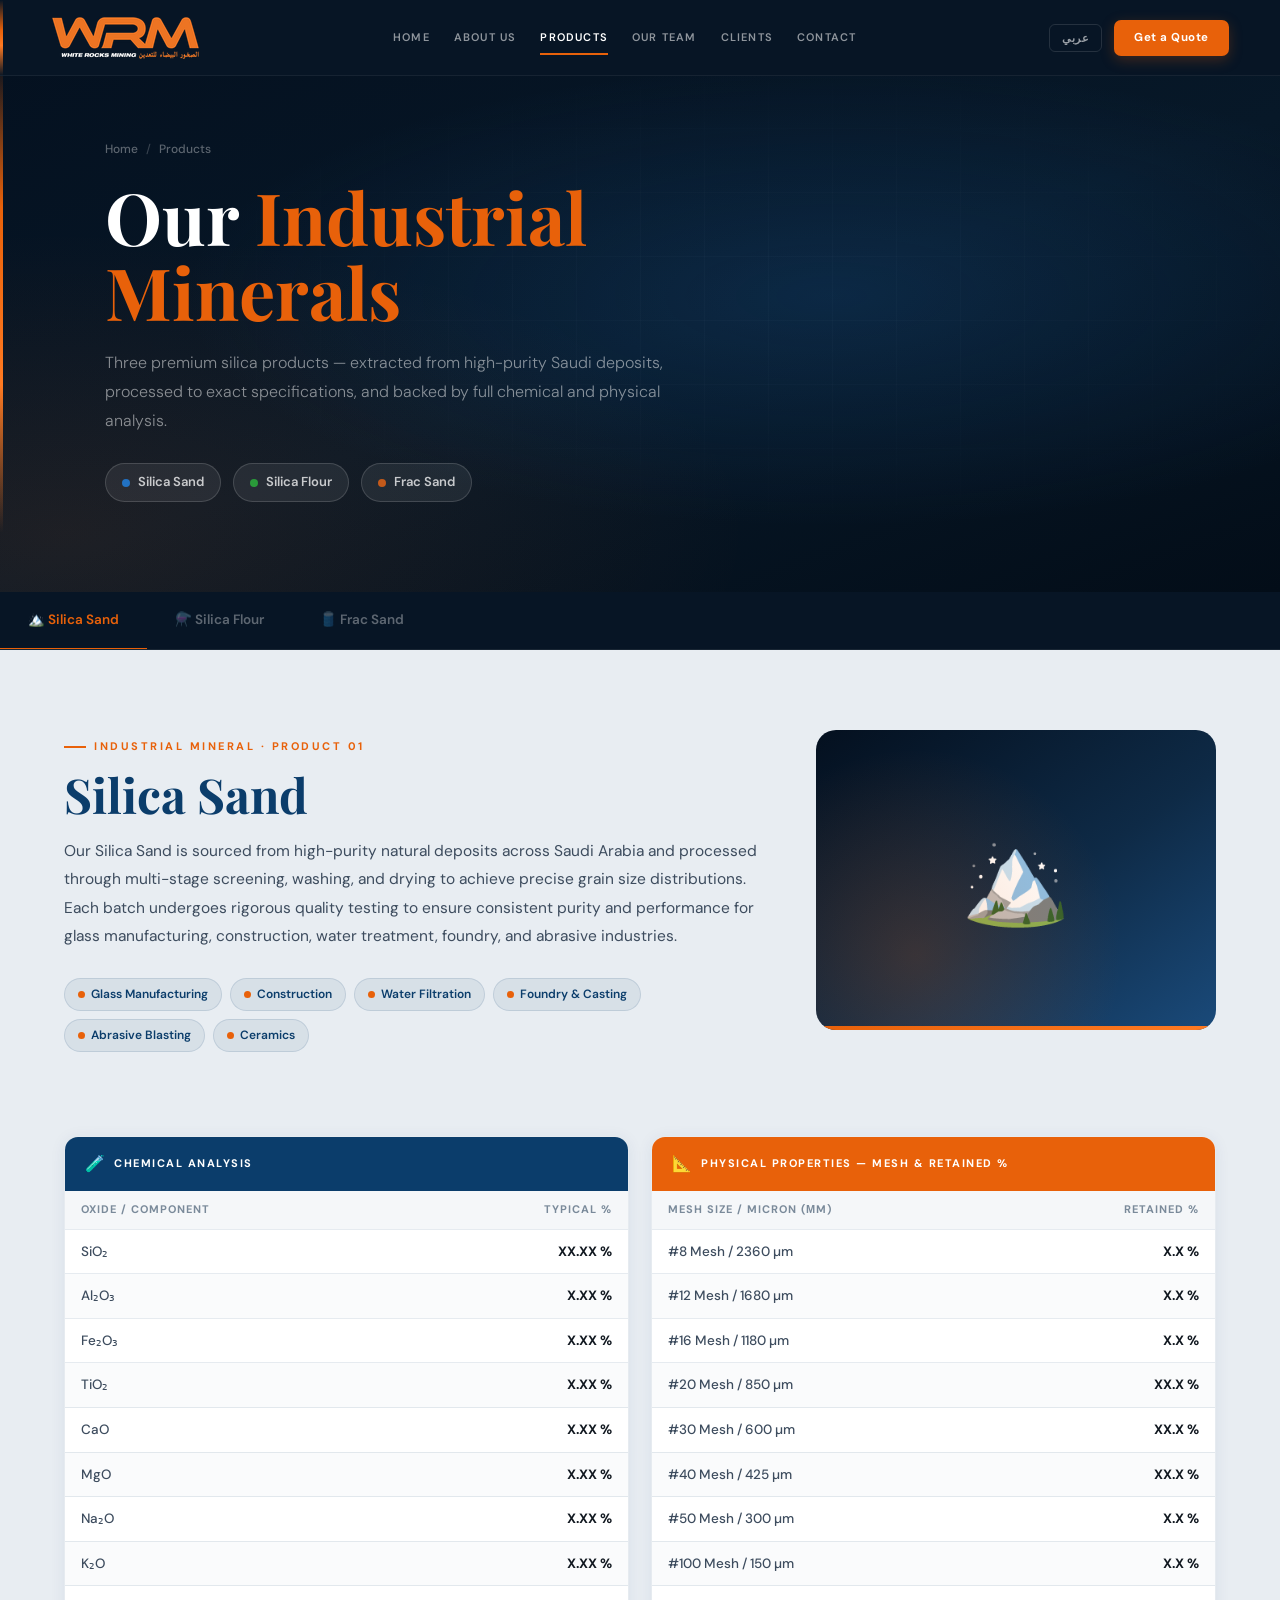
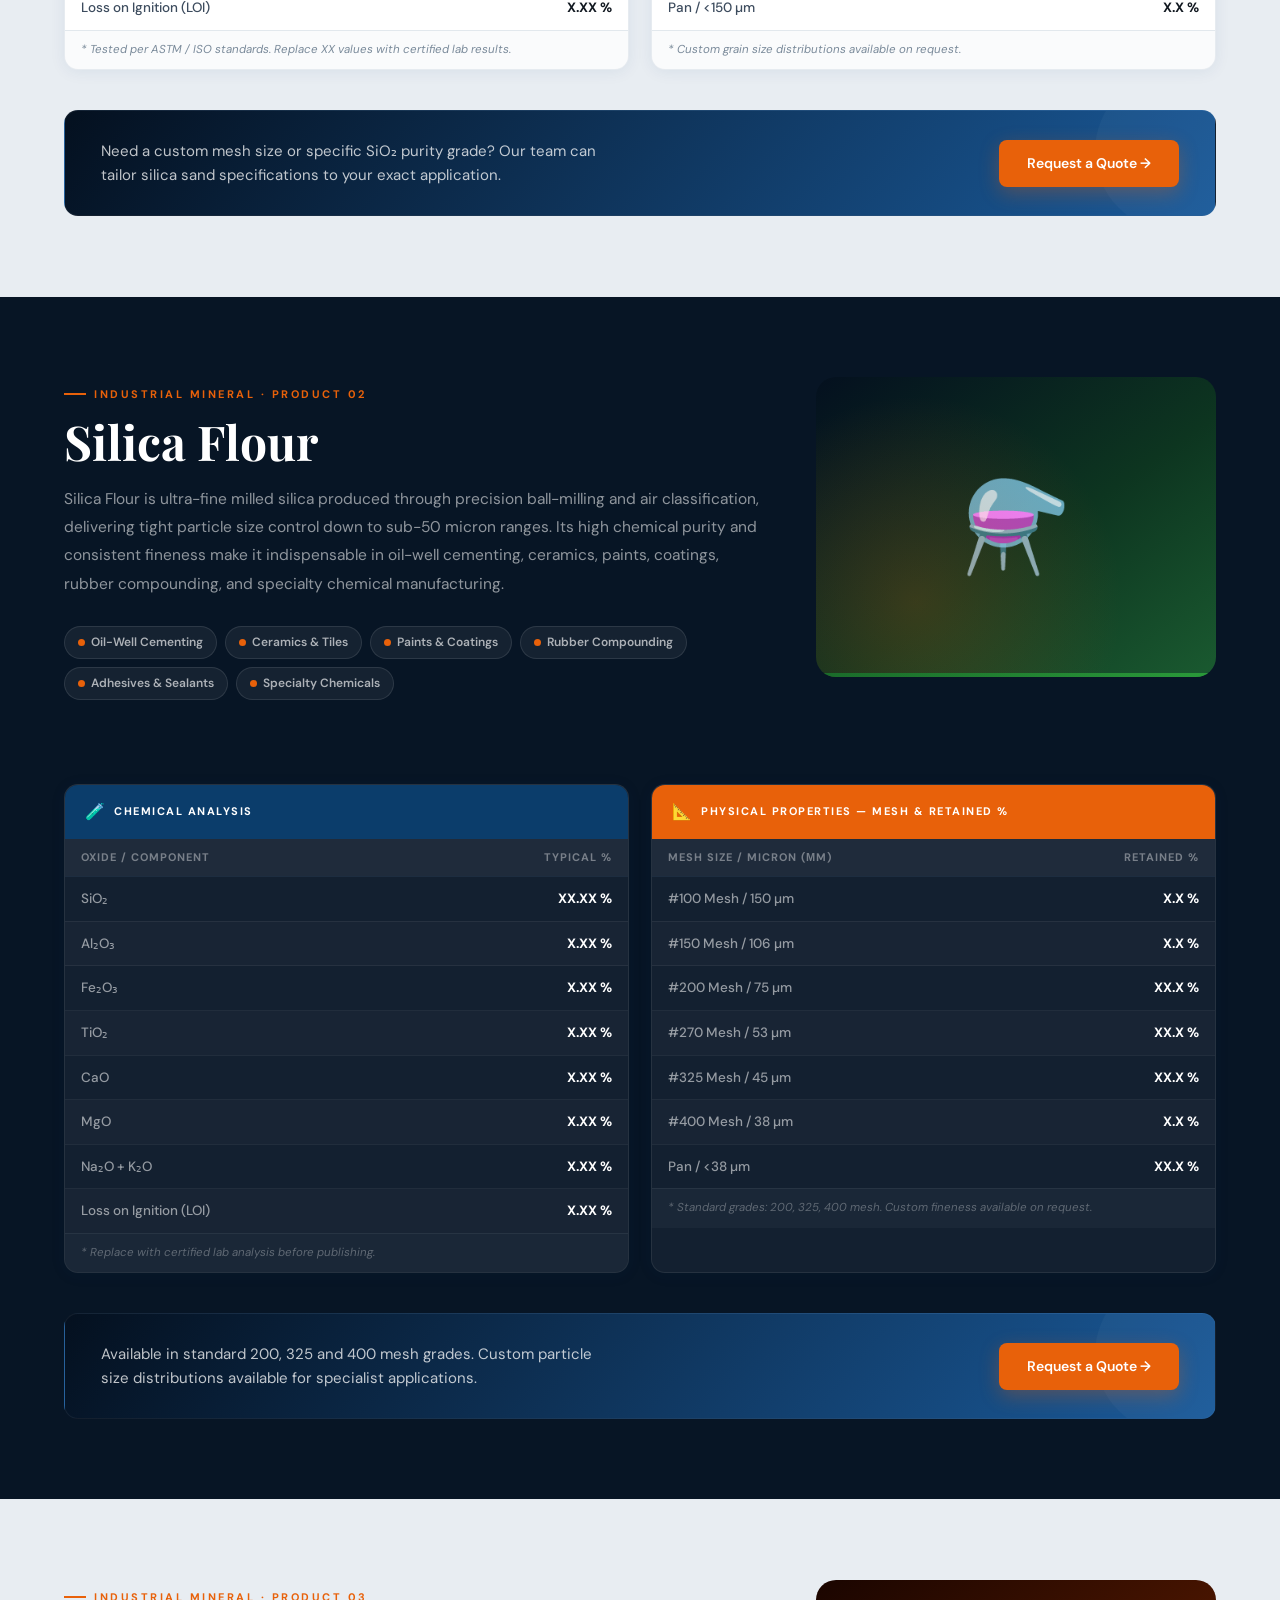
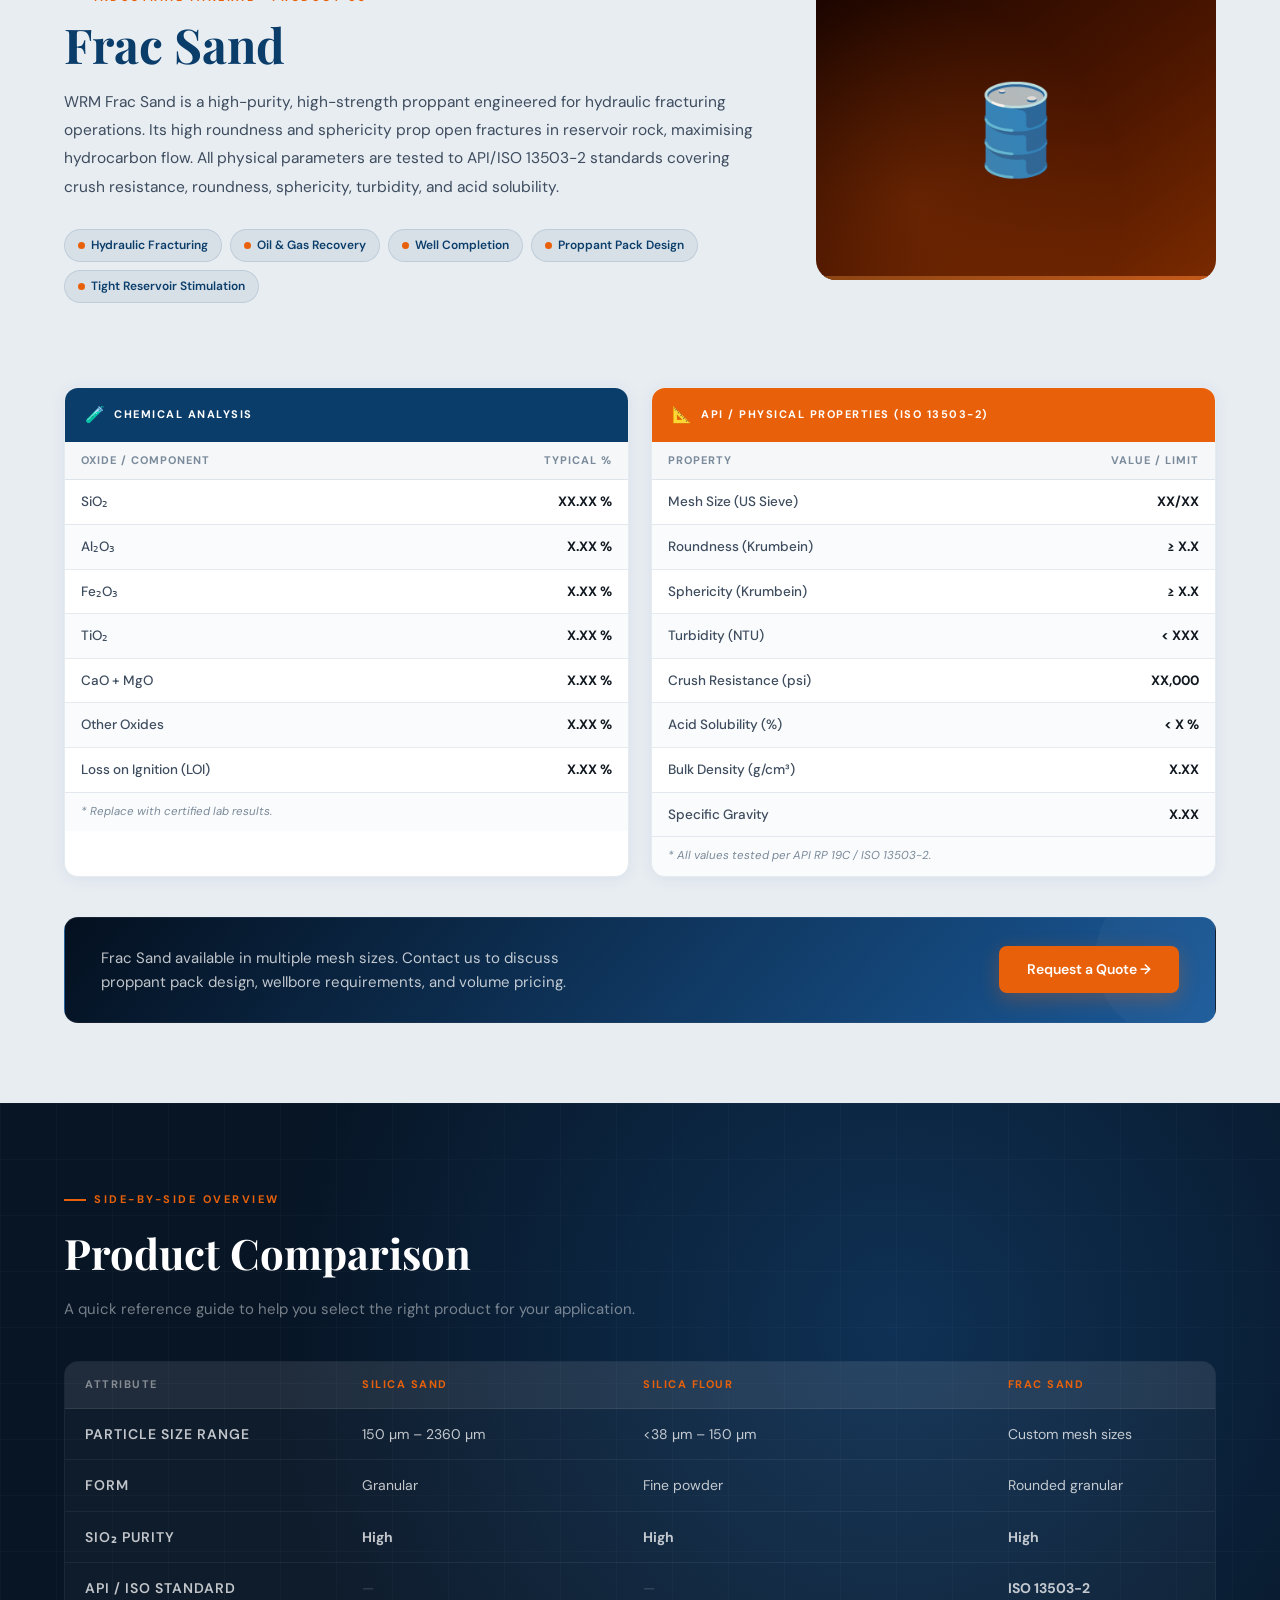
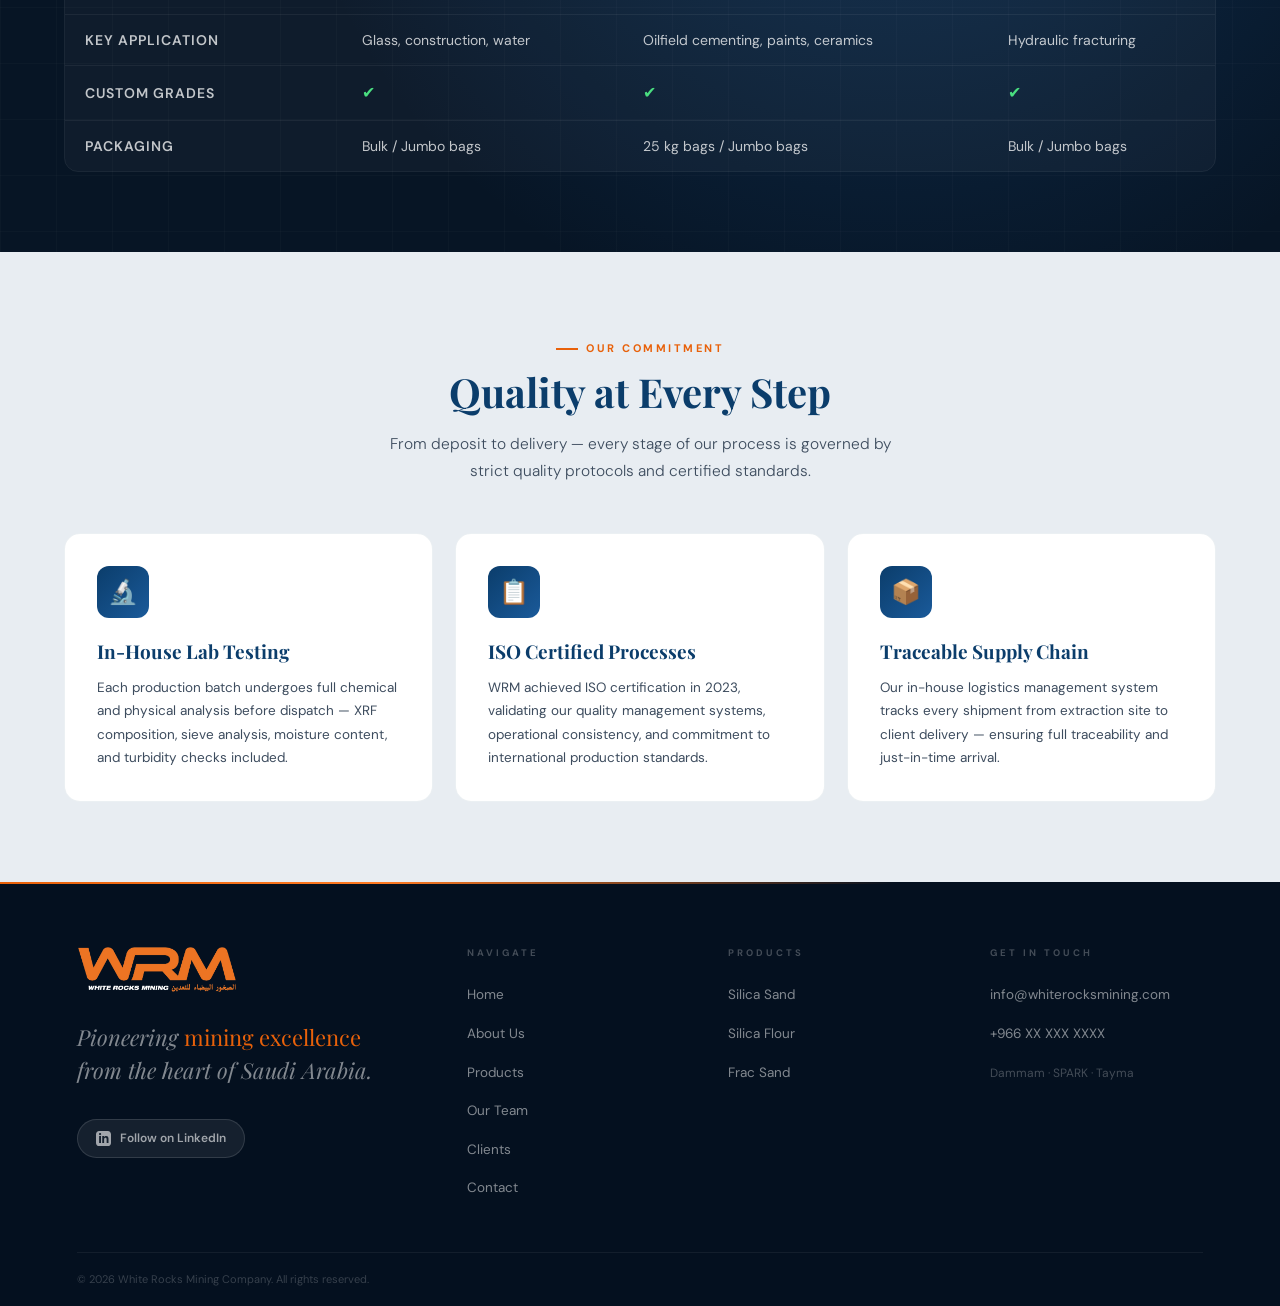
<file: products.html>
<!DOCTYPE html>
<html lang="en" dir="ltr">
<head>
<meta charset="UTF-8"/>
<meta name="viewport" content="width=device-width,initial-scale=1.0"/>
<title>Products — White Rocks Mining Company</title>

  <link rel="preconnect" href="https://fonts.googleapis.com"/>
  <link rel="preconnect" href="https://fonts.gstatic.com" crossorigin/>
  <link href="https://fonts.googleapis.com/css2?family=Playfair+Display:wght@600;700&family=DM+Sans:wght@300;400;500;600&family=Tajawal:wght@300;400;500;700&display=swap" rel="stylesheet"/>
  <link rel="stylesheet" href="style.css"/>
  <link rel="stylesheet" href="products.css"/>
  <link rel="icon" type="image/x-icon" href="favicon.ico"/>
  <link rel="icon" type="image/png" sizes="32x32" href="assets/logo-nav.png"/>
  <link rel="apple-touch-icon" sizes="180x180" href="apple-touch-icon.png"/>
</head>
<body>


<!-- NAV -->
<nav id="navbar">
  <a href="index.html" class="nav-logo">
    <img src="assets/logo-nav.png" alt="White Rocks Mining" width="149" height="44" class="logo-img"/>
  </a>
  <ul class="nav-links">
    <li><a href="index.html"    data-en="Home"     data-ar="الرئيسية">Home</a></li>
    <li><a href="about.html"    data-en="About Us" data-ar="من نحن">About Us</a></li>
    <li><a href="products.html" data-en="Products" data-ar="المنتجات">Products</a></li>
    <li><a href="team.html"     data-en="Our Team" data-ar="فريقنا">Our Team</a></li>
    <li><a href="clients.html"  data-en="Clients"  data-ar="عملاؤنا">Clients</a></li>
    <li><a href="contact.html"  data-en="Contact"  data-ar="اتصل بنا">Contact</a></li>
  </ul>
  <div class="nav-right">
    <button class="lang-toggle" id="langToggle">عربي</button>
    <a href="contact.html" class="btn-nav" data-en="Get a Quote" data-ar="طلب عرض سعر">Get a Quote</a>
  </div>
  <button class="hamburger" id="hamburger"><span></span><span></span><span></span></button>
</nav>
<div class="mobile-menu" id="mobileMenu">
  <a href="index.html"    data-en="Home"     data-ar="الرئيسية">Home</a>
  <a href="about.html"    data-en="About Us" data-ar="من نحن">About Us</a>
  <a href="products.html" data-en="Products" data-ar="المنتجات">Products</a>
  <a href="team.html"     data-en="Our Team" data-ar="فريقنا">Our Team</a>
  <a href="clients.html"  data-en="Clients"  data-ar="عملاؤنا">Clients</a>
  <a href="contact.html"  data-en="Contact"  data-ar="اتصل بنا">Contact</a>
</div>

<!-- HERO -->
<div class="page-hero">
  <div class="hero-bar"></div><div class="hero-grid"></div><div class="hero-glow"></div><div class="hero-accent-line"></div>
  <div class="hero-inner">
    <div class="breadcrumb">
      <a href="index.html" data-en="Home" data-ar="الرئيسية">Home</a>
      <span class="breadcrumb-sep">/</span>
      <span data-en="Products" data-ar="المنتجات">Products</span>
    </div>
    <h1 class="page-title">Our <span class="accent" data-en="Industrial Minerals" data-ar="المعادن الصناعية">Industrial Minerals</span></h1>
    <p class="page-desc" data-en="Three premium silica products — extracted from high-purity Saudi deposits, processed to exact specifications, and backed by full chemical and physical analysis." data-ar="ثلاثة منتجات سيليكا متميزة — مستخرجة من رواسب سعودية عالية النقاء، ومعالجة وفق مواصفات دقيقة، ومدعومة بتحليل كيميائي وفيزيائي كامل.">Three premium silica products — extracted from high-purity Saudi deposits, processed to exact specifications, and backed by full chemical and physical analysis.</p>
    <div class="hero-pills">
      <a href="#silica-sand"  class="hero-pill"><span class="pill-dot" style="background:#2272C3;"></span><span data-en="Silica Sand"  data-ar="رمل السيليكا">Silica Sand</span></a>
      <a href="#silica-flour" class="hero-pill"><span class="pill-dot" style="background:#2a9a3a;"></span><span data-en="Silica Flour" data-ar="دقيق السيليكا">Silica Flour</span></a>
      <a href="#frac-sand"    class="hero-pill"><span class="pill-dot" style="background:#C45A1A;"></span><span data-en="Frac Sand"    data-ar="رمل الفراك">Frac Sand</span></a>
    </div>
  </div>
</div>

<!-- STICKY TABS -->
<div class="product-tabs-bar" id="productTabs">
  <a href="#silica-sand"  class="p-tab active" data-en="🏔️  Silica Sand"  data-ar="🏔️  رمل السيليكا">🏔️  Silica Sand</a>
  <a href="#silica-flour" class="p-tab"        data-en="⚗️  Silica Flour" data-ar="⚗️  دقيق السيليكا">⚗️  Silica Flour</a>
  <a href="#frac-sand"    class="p-tab"        data-en="🛢️  Frac Sand"    data-ar="🛢️  رمل الفراك">🛢️  Frac Sand</a>
</div>

<!-- ═══ PRODUCT 1: SILICA SAND ═══ -->
<section id="silica-sand" class="prod-section">
  <div class="prod-header reveal">
    <div>
      <div class="eyebrow" data-en="Industrial Mineral · Product 01" data-ar="معدن صناعي · المنتج 01">Industrial Mineral · Product 01</div>
      <h2 class="prod-title" data-en="Silica Sand" data-ar="رمل السيليكا">Silica Sand</h2>
      <p class="prod-intro" data-en="Our Silica Sand is sourced from high-purity natural deposits across Saudi Arabia and processed through multi-stage screening, washing, and drying to achieve precise grain size distributions. Each batch undergoes rigorous quality testing to ensure consistent purity and performance for glass manufacturing, construction, water treatment, foundry, and abrasive industries." data-ar="يُستخرج رمل السيليكا لدينا من رواسب طبيعية عالية النقاء في أنحاء المملكة العربية السعودية، ويُعالج عبر مراحل متعددة من الغربلة والغسيل والتجفيف لتحقيق توزيعات دقيقة لحجم الحبيبات. تخضع كل دفعة لاختبارات جودة صارمة لضمان النقاء والأداء المتسقين في صناعات الزجاج والبناء ومعالجة المياه والمسابك والمواد الكاشطة.">Our Silica Sand is sourced from high-purity natural deposits across Saudi Arabia and processed through multi-stage screening, washing, and drying to achieve precise grain size distributions. Each batch undergoes rigorous quality testing to ensure consistent purity and performance for glass manufacturing, construction, water treatment, foundry, and abrasive industries.</p>
      <div class="use-tags">
        <span class="use-tag" data-en="Glass Manufacturing"    data-ar="صناعة الزجاج">Glass Manufacturing</span>
        <span class="use-tag" data-en="Construction"           data-ar="البناء">Construction</span>
        <span class="use-tag" data-en="Water Filtration"       data-ar="تصفية المياه">Water Filtration</span>
        <span class="use-tag" data-en="Foundry &amp; Casting"  data-ar="المسابك والصب">Foundry &amp; Casting</span>
        <span class="use-tag" data-en="Abrasive Blasting"      data-ar="النفخ الكاشط">Abrasive Blasting</span>
        <span class="use-tag" data-en="Ceramics"               data-ar="السيراميك">Ceramics</span>
      </div>
    </div>
    <div class="prod-visual v-sand"><div class="visual-glow"></div>🏔️</div>
  </div>

  <div class="tables-grid reveal">
    <div class="table-card">
      <div class="table-head th-blue"><span class="th-icon">🧪</span><span class="th-title" data-en="Chemical Analysis" data-ar="التحليل الكيميائي">Chemical Analysis</span></div>
      <table class="spec-table">
        <thead><tr><th data-en="Oxide / Component" data-ar="الأكسيد / المكوّن">Oxide / Component</th><th style="text-align:right;" data-en="Typical %" data-ar="النسبة المعتادة %">Typical %</th></tr></thead>
        <tbody>
          <tr><td class="td-k">SiO₂</td><td class="td-v">XX.XX %</td></tr>
          <tr><td class="td-k">Al₂O₃</td><td class="td-v">X.XX %</td></tr>
          <tr><td class="td-k">Fe₂O₃</td><td class="td-v">X.XX %</td></tr>
          <tr><td class="td-k">TiO₂</td><td class="td-v">X.XX %</td></tr>
          <tr><td class="td-k">CaO</td><td class="td-v">X.XX %</td></tr>
          <tr><td class="td-k">MgO</td><td class="td-v">X.XX %</td></tr>
          <tr><td class="td-k">Na₂O</td><td class="td-v">X.XX %</td></tr>
          <tr><td class="td-k">K₂O</td><td class="td-v">X.XX %</td></tr>
          <tr><td class="td-k" data-en="Loss on Ignition (LOI)" data-ar="فقدان الحرق (LOI)">Loss on Ignition (LOI)</td><td class="td-v">X.XX %</td></tr>
        </tbody>
      </table>
      <div class="table-note" data-en="* Tested per ASTM / ISO standards. Replace XX values with certified lab results." data-ar="* مختبر وفق معايير ASTM / ISO. استبدل قيم XX بنتائج المختبر المعتمدة.">* Tested per ASTM / ISO standards. Replace XX values with certified lab results.</div>
    </div>
    <div class="table-card">
      <div class="table-head th-orange"><span class="th-icon">📐</span><span class="th-title" data-en="Physical Properties — Mesh &amp; Retained %" data-ar="الخصائص الفيزيائية — المش ونسبة الاحتجاز %">Physical Properties — Mesh &amp; Retained %</span></div>
      <table class="spec-table">
        <thead><tr><th data-en="Mesh Size / Micron (µm)" data-ar="حجم المش / ميكرون (µm)">Mesh Size / Micron (µm)</th><th style="text-align:right;" data-en="Retained %" data-ar="نسبة الاحتجاز %">Retained %</th></tr></thead>
        <tbody>
          <tr><td class="td-k">#8 Mesh / 2360 µm</td><td class="td-v">X.X %</td></tr>
          <tr><td class="td-k">#12 Mesh / 1680 µm</td><td class="td-v">X.X %</td></tr>
          <tr><td class="td-k">#16 Mesh / 1180 µm</td><td class="td-v">X.X %</td></tr>
          <tr><td class="td-k">#20 Mesh / 850 µm</td><td class="td-v">XX.X %</td></tr>
          <tr><td class="td-k">#30 Mesh / 600 µm</td><td class="td-v">XX.X %</td></tr>
          <tr><td class="td-k">#40 Mesh / 425 µm</td><td class="td-v">XX.X %</td></tr>
          <tr><td class="td-k">#50 Mesh / 300 µm</td><td class="td-v">X.X %</td></tr>
          <tr><td class="td-k">#100 Mesh / 150 µm</td><td class="td-v">X.X %</td></tr>
          <tr><td class="td-k" data-en="Pan / &lt;150 µm" data-ar="قاع / أقل من 150 µm">Pan / &lt;150 µm</td><td class="td-v">X.X %</td></tr>
        </tbody>
      </table>
      <div class="table-note" data-en="* Custom grain size distributions available on request." data-ar="* توزيعات حجم الحبيبات المخصصة متوفرة عند الطلب.">* Custom grain size distributions available on request.</div>
    </div>
  </div>
  <div class="cta-strip reveal">
    <span class="cta-text" data-en="Need a custom mesh size or specific SiO₂ purity grade? Our team can tailor silica sand specifications to your exact application." data-ar="هل تحتاج حجم مش مخصص أو درجة نقاء SiO₂ محددة؟ يمكن لفريقنا تخصيص مواصفات رمل السيليكا وفق تطبيقك الدقيق.">Need a custom mesh size or specific SiO₂ purity grade? Our team can tailor silica sand specifications to your exact application.</span>
    <a href="contact.html" class="btn-cta" data-en="Request a Quote →" data-ar="طلب عرض سعر ←">Request a Quote →</a>
  </div>
</section>

<div class="prod-divider"></div>

<!-- ═══ PRODUCT 2: SILICA FLOUR ═══ -->
<section id="silica-flour" class="prod-section bg-alt">
  <div class="prod-header reveal">
    <div>
      <div class="eyebrow" data-en="Industrial Mineral · Product 02" data-ar="معدن صناعي · المنتج 02">Industrial Mineral · Product 02</div>
      <h2 class="prod-title" data-en="Silica Flour" data-ar="دقيق السيليكا">Silica Flour</h2>
      <p class="prod-intro" data-en="Silica Flour is ultra-fine milled silica produced through precision ball-milling and air classification, delivering tight particle size control down to sub-50 micron ranges. Its high chemical purity and consistent fineness make it indispensable in oil-well cementing, ceramics, paints, coatings, rubber compounding, and specialty chemical manufacturing." data-ar="دقيق السيليكا هو سيليكا مطحونة ناعمة جداً تُنتج عبر الطحن الكروي الدقيق والتصنيف الهوائي، مما يوفر تحكمًا محكمًا في حجم الجسيمات حتى نطاقات أقل من 50 ميكرون. يجعله نقاؤه الكيميائي العالي ونعومته المتسقة لا غنى عنه في تسمنت آبار النفط والسيراميك والدهانات والطلاءات وتركيب المطاط والمواد الكيميائية المتخصصة.">Silica Flour is ultra-fine milled silica produced through precision ball-milling and air classification, delivering tight particle size control down to sub-50 micron ranges. Its high chemical purity and consistent fineness make it indispensable in oil-well cementing, ceramics, paints, coatings, rubber compounding, and specialty chemical manufacturing.</p>
      <div class="use-tags">
        <span class="use-tag" data-en="Oil-Well Cementing"      data-ar="تسمنت آبار النفط">Oil-Well Cementing</span>
        <span class="use-tag" data-en="Ceramics &amp; Tiles"    data-ar="السيراميك والبلاط">Ceramics &amp; Tiles</span>
        <span class="use-tag" data-en="Paints &amp; Coatings"   data-ar="الدهانات والطلاءات">Paints &amp; Coatings</span>
        <span class="use-tag" data-en="Rubber Compounding"      data-ar="تركيب المطاط">Rubber Compounding</span>
        <span class="use-tag" data-en="Adhesives &amp; Sealants" data-ar="المواد اللاصقة والمانعات">Adhesives &amp; Sealants</span>
        <span class="use-tag" data-en="Specialty Chemicals"     data-ar="المواد الكيميائية المتخصصة">Specialty Chemicals</span>
      </div>
    </div>
    <div class="prod-visual v-flour"><div class="visual-glow"></div>⚗️</div>
  </div>

  <div class="tables-grid reveal">
    <div class="table-card">
      <div class="table-head th-blue"><span class="th-icon">🧪</span><span class="th-title" data-en="Chemical Analysis" data-ar="التحليل الكيميائي">Chemical Analysis</span></div>
      <table class="spec-table">
        <thead><tr><th data-en="Oxide / Component" data-ar="الأكسيد / المكوّن">Oxide / Component</th><th style="text-align:right;" data-en="Typical %" data-ar="النسبة المعتادة %">Typical %</th></tr></thead>
        <tbody>
          <tr><td class="td-k">SiO₂</td><td class="td-v">XX.XX %</td></tr>
          <tr><td class="td-k">Al₂O₃</td><td class="td-v">X.XX %</td></tr>
          <tr><td class="td-k">Fe₂O₃</td><td class="td-v">X.XX %</td></tr>
          <tr><td class="td-k">TiO₂</td><td class="td-v">X.XX %</td></tr>
          <tr><td class="td-k">CaO</td><td class="td-v">X.XX %</td></tr>
          <tr><td class="td-k">MgO</td><td class="td-v">X.XX %</td></tr>
          <tr><td class="td-k">Na₂O + K₂O</td><td class="td-v">X.XX %</td></tr>
          <tr><td class="td-k" data-en="Loss on Ignition (LOI)" data-ar="فقدان الحرق (LOI)">Loss on Ignition (LOI)</td><td class="td-v">X.XX %</td></tr>
        </tbody>
      </table>
      <div class="table-note" data-en="* Replace with certified lab analysis before publishing." data-ar="* استبدل بتحليل مختبر معتمد قبل النشر.">* Replace with certified lab analysis before publishing.</div>
    </div>
    <div class="table-card">
      <div class="table-head th-orange"><span class="th-icon">📐</span><span class="th-title" data-en="Physical Properties — Mesh &amp; Retained %" data-ar="الخصائص الفيزيائية — المش ونسبة الاحتجاز %">Physical Properties — Mesh &amp; Retained %</span></div>
      <table class="spec-table">
        <thead><tr><th data-en="Mesh Size / Micron (µm)" data-ar="حجم المش / ميكرون (µm)">Mesh Size / Micron (µm)</th><th style="text-align:right;" data-en="Retained %" data-ar="نسبة الاحتجاز %">Retained %</th></tr></thead>
        <tbody>
          <tr><td class="td-k">#100 Mesh / 150 µm</td><td class="td-v">X.X %</td></tr>
          <tr><td class="td-k">#150 Mesh / 106 µm</td><td class="td-v">X.X %</td></tr>
          <tr><td class="td-k">#200 Mesh / 75 µm</td><td class="td-v">XX.X %</td></tr>
          <tr><td class="td-k">#270 Mesh / 53 µm</td><td class="td-v">XX.X %</td></tr>
          <tr><td class="td-k">#325 Mesh / 45 µm</td><td class="td-v">XX.X %</td></tr>
          <tr><td class="td-k">#400 Mesh / 38 µm</td><td class="td-v">X.X %</td></tr>
          <tr><td class="td-k" data-en="Pan / &lt;38 µm" data-ar="قاع / أقل من 38 µm">Pan / &lt;38 µm</td><td class="td-v">XX.X %</td></tr>
        </tbody>
      </table>
      <div class="table-note" data-en="* Standard grades: 200, 325, 400 mesh. Custom fineness available on request." data-ar="* الدرجات القياسية: 200، 325، 400 مش. النعومة المخصصة متوفرة عند الطلب.">* Standard grades: 200, 325, 400 mesh. Custom fineness available on request.</div>
    </div>
  </div>
  <div class="cta-strip reveal">
    <span class="cta-text" data-en="Available in standard 200, 325 and 400 mesh grades. Custom particle size distributions available for specialist applications." data-ar="متوفر بدرجات قياسية 200 و325 و400 مش. توزيعات حجم الجسيمات المخصصة متوفرة للتطبيقات المتخصصة.">Available in standard 200, 325 and 400 mesh grades. Custom particle size distributions available for specialist applications.</span>
    <a href="contact.html" class="btn-cta" data-en="Request a Quote →" data-ar="طلب عرض سعر ←">Request a Quote →</a>
  </div>
</section>

<div class="prod-divider"></div>

<!-- ═══ PRODUCT 3: FRAC SAND ═══ -->
<section id="frac-sand" class="prod-section">
  <div class="prod-header reveal">
    <div>
      <div class="eyebrow" data-en="Industrial Mineral · Product 03" data-ar="معدن صناعي · المنتج 03">Industrial Mineral · Product 03</div>
      <h2 class="prod-title" data-en="Frac Sand" data-ar="رمل الفراك">Frac Sand</h2>
      <p class="prod-intro" data-en="WRM Frac Sand is a high-purity, high-strength proppant engineered for hydraulic fracturing operations. Its high roundness and sphericity prop open fractures in reservoir rock, maximising hydrocarbon flow. All physical parameters are tested to API/ISO 13503-2 standards covering crush resistance, roundness, sphericity, turbidity, and acid solubility." data-ar="رمل الفراك من WRM هو دعامة عالية النقاء وعالية المقاومة مُهندسة لعمليات الكسر الهيدروليكي. تدعم استدارته وكروية العالية الشقوق في صخور الخزان لتعظيم تدفق الهيدروكربونات. تُختبر جميع المعاملات الفيزيائية وفق معايير API/ISO 13503-2 بما تشمل مقاومة السحق والاستدارة والكروية والعكارة وقابلية الذوبان الحمضي.">WRM Frac Sand is a high-purity, high-strength proppant engineered for hydraulic fracturing operations. Its high roundness and sphericity prop open fractures in reservoir rock, maximising hydrocarbon flow. All physical parameters are tested to API/ISO 13503-2 standards covering crush resistance, roundness, sphericity, turbidity, and acid solubility.</p>
      <div class="use-tags">
        <span class="use-tag" data-en="Hydraulic Fracturing"       data-ar="الكسر الهيدروليكي">Hydraulic Fracturing</span>
        <span class="use-tag" data-en="Oil &amp; Gas Recovery"     data-ar="استخراج النفط والغاز">Oil &amp; Gas Recovery</span>
        <span class="use-tag" data-en="Well Completion"             data-ar="إكمال الآبار">Well Completion</span>
        <span class="use-tag" data-en="Proppant Pack Design"        data-ar="تصميم حزمة الدعامات">Proppant Pack Design</span>
        <span class="use-tag" data-en="Tight Reservoir Stimulation" data-ar="تحفيز الخزانات الضيقة">Tight Reservoir Stimulation</span>
      </div>
    </div>
    <div class="prod-visual v-frac"><div class="visual-glow"></div>🛢️</div>
  </div>

  <div class="tables-grid reveal">
    <div class="table-card">
      <div class="table-head th-blue"><span class="th-icon">🧪</span><span class="th-title" data-en="Chemical Analysis" data-ar="التحليل الكيميائي">Chemical Analysis</span></div>
      <table class="spec-table">
        <thead><tr><th data-en="Oxide / Component" data-ar="الأكسيد / المكوّن">Oxide / Component</th><th style="text-align:right;" data-en="Typical %" data-ar="النسبة المعتادة %">Typical %</th></tr></thead>
        <tbody>
          <tr><td class="td-k">SiO₂</td><td class="td-v">XX.XX %</td></tr>
          <tr><td class="td-k">Al₂O₃</td><td class="td-v">X.XX %</td></tr>
          <tr><td class="td-k">Fe₂O₃</td><td class="td-v">X.XX %</td></tr>
          <tr><td class="td-k">TiO₂</td><td class="td-v">X.XX %</td></tr>
          <tr><td class="td-k">CaO + MgO</td><td class="td-v">X.XX %</td></tr>
          <tr><td class="td-k" data-en="Other Oxides" data-ar="أكاسيد أخرى">Other Oxides</td><td class="td-v">X.XX %</td></tr>
          <tr><td class="td-k" data-en="Loss on Ignition (LOI)" data-ar="فقدان الحرق (LOI)">Loss on Ignition (LOI)</td><td class="td-v">X.XX %</td></tr>
        </tbody>
      </table>
      <div class="table-note" data-en="* Replace with certified lab results." data-ar="* استبدل بنتائج المختبر المعتمدة.">* Replace with certified lab results.</div>
    </div>
    <div class="table-card">
      <div class="table-head th-orange"><span class="th-icon">📐</span><span class="th-title" data-en="API / Physical Properties (ISO 13503-2)" data-ar="خصائص API / الفيزيائية (ISO 13503-2)">API / Physical Properties (ISO 13503-2)</span></div>
      <table class="spec-table">
        <thead><tr><th data-en="Property" data-ar="الخاصية">Property</th><th style="text-align:right;" data-en="Value / Limit" data-ar="القيمة / الحد">Value / Limit</th></tr></thead>
        <tbody>
          <tr><td class="td-k" data-en="Mesh Size (US Sieve)" data-ar="حجم المش (منخل US)">Mesh Size (US Sieve)</td><td class="td-v">XX/XX</td></tr>
          <tr><td class="td-k" data-en="Roundness (Krumbein)" data-ar="الاستدارة (كرومباين)">Roundness (Krumbein)</td><td class="td-v">≥ X.X</td></tr>
          <tr><td class="td-k" data-en="Sphericity (Krumbein)" data-ar="الكروية (كرومباين)">Sphericity (Krumbein)</td><td class="td-v">≥ X.X</td></tr>
          <tr><td class="td-k" data-en="Turbidity (NTU)" data-ar="العكارة (NTU)">Turbidity (NTU)</td><td class="td-v">&lt; XXX</td></tr>
          <tr><td class="td-k" data-en="Crush Resistance (psi)" data-ar="مقاومة السحق (psi)">Crush Resistance (psi)</td><td class="td-v">XX,000</td></tr>
          <tr><td class="td-k" data-en="Acid Solubility (%)" data-ar="قابلية الذوبان الحمضي (%)">Acid Solubility (%)</td><td class="td-v">&lt; X %</td></tr>
          <tr><td class="td-k" data-en="Bulk Density (g/cm³)" data-ar="الكثافة الظاهرية (g/cm³)">Bulk Density (g/cm³)</td><td class="td-v">X.XX</td></tr>
          <tr><td class="td-k" data-en="Specific Gravity" data-ar="الكثافة النوعية">Specific Gravity</td><td class="td-v">X.XX</td></tr>
        </tbody>
      </table>
      <div class="table-note" data-en="* All values tested per API RP 19C / ISO 13503-2." data-ar="* جميع القيم مختبرة وفق API RP 19C / ISO 13503-2.">* All values tested per API RP 19C / ISO 13503-2.</div>
    </div>
  </div>
  <div class="cta-strip reveal">
    <span class="cta-text" data-en="Frac Sand available in multiple mesh sizes. Contact us to discuss proppant pack design, wellbore requirements, and volume pricing." data-ar="رمل الفراك متوفر بأحجام مش متعددة. تواصل معنا لمناقشة تصميم حزمة الدعامات ومتطلبات البئر وأسعار الحجم.">Frac Sand available in multiple mesh sizes. Contact us to discuss proppant pack design, wellbore requirements, and volume pricing.</span>
    <a href="contact.html" class="btn-cta" data-en="Request a Quote →" data-ar="طلب عرض سعر ←">Request a Quote →</a>
  </div>
</section>

<!-- ═══ COMPARISON TABLE ═══ -->
<section id="comparison">
  <div class="comp-inner">
    <div class="reveal">
      <div class="comp-eyebrow" data-en="Side-by-Side Overview" data-ar="مقارنة جنبًا إلى جنب">Side-by-Side Overview</div>
      <h2 class="comp-title" data-en="Product Comparison" data-ar="مقارنة المنتجات">Product Comparison</h2>
      <p class="comp-sub" data-en="A quick reference guide to help you select the right product for your application." data-ar="دليل مرجعي سريع لمساعدتك في اختيار المنتج المناسب لتطبيقك.">A quick reference guide to help you select the right product for your application.</p>
    </div>
    <div class="comp-wrap reveal">
      <table class="comp-table">
        <thead><tr>
          <th data-en="Attribute" data-ar="السمة">Attribute</th>
          <th class="pc" data-en="Silica Sand"  data-ar="رمل السيليكا">Silica Sand</th>
          <th class="pc" data-en="Silica Flour" data-ar="دقيق السيليكا">Silica Flour</th>
          <th class="pc" data-en="Frac Sand"    data-ar="رمل الفراك">Frac Sand</th>
        </tr></thead>
        <tbody>
          <tr><td class="row-lbl" data-en="Particle Size Range" data-ar="نطاق حجم الجسيمات">Particle Size Range</td><td data-en="150 µm – 2360 µm" data-ar="150 – 2360 ميكرون">150 µm – 2360 µm</td><td data-en="&lt;38 µm – 150 µm" data-ar="أقل من 38 – 150 ميكرون">&lt;38 µm – 150 µm</td><td data-en="Custom mesh sizes" data-ar="أحجام مش مخصصة">Custom mesh sizes</td></tr>
          <tr><td class="row-lbl" data-en="Form" data-ar="الشكل">Form</td><td data-en="Granular" data-ar="حبيبي">Granular</td><td data-en="Fine powder" data-ar="مسحوق ناعم">Fine powder</td><td data-en="Rounded granular" data-ar="حبيبي مستدير">Rounded granular</td></tr>
          <tr><td class="row-lbl" data-en="SiO₂ Purity" data-ar="نقاء SiO₂">SiO₂ Purity</td><td class="hl" data-en="High" data-ar="عالي">High</td><td class="hl" data-en="High" data-ar="عالي">High</td><td class="hl" data-en="High" data-ar="عالي">High</td></tr>
          <tr><td class="row-lbl" data-en="API / ISO Standard" data-ar="معيار API / ISO">API / ISO Standard</td><td><span class="dsh">—</span></td><td><span class="dsh">—</span></td><td class="hl">ISO 13503-2</td></tr>
          <tr><td class="row-lbl" data-en="Key Application" data-ar="التطبيق الرئيسي">Key Application</td><td data-en="Glass, construction, water" data-ar="زجاج، بناء، مياه">Glass, construction, water</td><td data-en="Oilfield cementing, paints, ceramics" data-ar="تسمنت نفطي، دهانات، سيراميك">Oilfield cementing, paints, ceramics</td><td data-en="Hydraulic fracturing" data-ar="الكسر الهيدروليكي">Hydraulic fracturing</td></tr>
          <tr><td class="row-lbl" data-en="Custom Grades" data-ar="درجات مخصصة">Custom Grades</td><td><span class="chk">✔</span></td><td><span class="chk">✔</span></td><td><span class="chk">✔</span></td></tr>
          <tr><td class="row-lbl" data-en="Packaging" data-ar="التعبئة">Packaging</td><td data-en="Bulk / Jumbo bags" data-ar="سائب / أكياس جامبو">Bulk / Jumbo bags</td><td data-en="25 kg bags / Jumbo bags" data-ar="أكياس 25 كجم / جامبو">25 kg bags / Jumbo bags</td><td data-en="Bulk / Jumbo bags" data-ar="سائب / أكياس جامبو">Bulk / Jumbo bags</td></tr>
        </tbody>
      </table>
    </div>
  </div>
</section>

<!-- ═══ QUALITY COMMITMENT ═══ -->
<section id="quality">
  <div style="text-align:center;margin-bottom:48px;" class="reveal">
    <div class="eyebrow" style="justify-content:center;" data-en="Our Commitment" data-ar="التزامنا">Our Commitment</div>
    <h2 class="prod-title" style="font-size:clamp(26px,3.5vw,40px);" data-en="Quality at Every Step" data-ar="الجودة في كل خطوة">Quality at Every Step</h2>
    <p style="font-size:15.5px;color:var(--text-mid);max-width:520px;margin:0 auto;font-weight:300;line-height:1.75;" data-en="From deposit to delivery — every stage of our process is governed by strict quality protocols and certified standards." data-ar="من الرواسب إلى التسليم — كل مرحلة من مراحل عمليتنا تخضع لبروتوكولات جودة صارمة ومعايير معتمدة.">From deposit to delivery — every stage of our process is governed by strict quality protocols and certified standards.</p>
  </div>
  <div class="quality-grid">
    <div class="q-card reveal">
      <div class="q-icon">🔬</div>
      <h3 class="q-title" data-en="In-House Lab Testing" data-ar="اختبارات مختبرية داخلية">In-House Lab Testing</h3>
      <p class="q-desc" data-en="Each production batch undergoes full chemical and physical analysis before dispatch — XRF composition, sieve analysis, moisture content, and turbidity checks included." data-ar="تخضع كل دفعة إنتاجية لتحليل كيميائي وفيزيائي كامل قبل الإرسال — بما يشمل تركيب XRF وتحليل المنخل ومحتوى الرطوبة وفحوصات العكارة.">Each production batch undergoes full chemical and physical analysis before dispatch — XRF composition, sieve analysis, moisture content, and turbidity checks included.</p>
    </div>
    <div class="q-card reveal">
      <div class="q-icon">📋</div>
      <h3 class="q-title" data-en="ISO Certified Processes" data-ar="عمليات معتمدة ISO">ISO Certified Processes</h3>
      <p class="q-desc" data-en="WRM achieved ISO certification in 2023, validating our quality management systems, operational consistency, and commitment to international production standards." data-ar="حصلت WRM على شهادة ISO في 2023، مما يُثبت أنظمة إدارة الجودة لدينا والاتساق التشغيلي والتزامنا بمعايير الإنتاج الدولية.">WRM achieved ISO certification in 2023, validating our quality management systems, operational consistency, and commitment to international production standards.</p>
    </div>
    <div class="q-card reveal">
      <div class="q-icon">📦</div>
      <h3 class="q-title" data-en="Traceable Supply Chain" data-ar="سلسلة إمداد قابلة للتتبع">Traceable Supply Chain</h3>
      <p class="q-desc" data-en="Our in-house logistics management system tracks every shipment from extraction site to client delivery — ensuring full traceability and just-in-time arrival." data-ar="يتتبع نظام إدارة اللوجستيات الداخلي الخاص بنا كل شحنة من موقع الاستخراج حتى التسليم للعميل — مما يضمن التتبع الكامل والوصول في الوقت المحدد.">Our in-house logistics management system tracks every shipment from extraction site to client delivery — ensuring full traceability and just-in-time arrival.</p>
    </div>
  </div>
</section>


<script src="script.js" defer></script>
<script src="products.js" defer></script>
</body>
</html>
</file>
<file: style.css>
/* ==============================================
   White Rocks Mining — Shared Stylesheet
   style.css
   ============================================== */

/* BASE & VARIABLES */
:root{--orange:#E8610A;--orange-light:#FF7A22;--orange-glow:rgba(232,97,10,0.12);--blue:#0B3D6B;--blue-mid:#1A5A9A;--blue-light:#2272C3;--white:#FFFFFF;--off-white:#F7F6F3;--text-dark:#111820;--text-mid:#3D4C5E;--text-light:#7A8A9A;--border:rgba(11,61,107,0.1);--shadow-sm:0 2px 12px rgba(11,61,107,0.07);--shadow-md:0 8px 32px rgba(11,61,107,0.12);--shadow-lg:0 24px 64px rgba(11,61,107,0.16);--font-display:'Playfair Display',serif;--font-body:'DM Sans',sans-serif;--font-ar:'Tajawal',sans-serif;}
[lang="ar"]*{font-family:var(--font-ar)!important;letter-spacing:0!important;}
*,*::before,*::after{box-sizing:border-box;margin:0;padding:0;}
html{scroll-behavior:smooth;}
body{font-family:var(--font-body);color:var(--text-dark);background:var(--white);overflow-x:hidden;line-height:1.6;}

/* ═══════════════════════════════════════════
   NAVBAR — injected via script.js (Direction A / Concept C)
   ═══════════════════════════════════════════ */
#navbar{
  position:fixed;top:0;left:0;right:0;z-index:500;
  height:76px;
  background:#071525;
  display:flex;align-items:center;
  padding:0 4%;gap:24px;
  transition:background .3s,box-shadow .3s;
  will-change:transform;
  transform:translateZ(0);
  contain:layout style;
}
/* Grid texture removed from navbar for performance */
/* Bottom border */
#navbar::after{
  content:'';position:absolute;bottom:0;left:0;right:0;height:1px;
  background:rgba(255,255,255,.06);
}
#navbar.scrolled{
  background:rgba(4,16,31,.97);
  box-shadow:0 4px 24px rgba(0,0,0,.3);
}
/* Left orange rule */
.nav-orange-rule{
  position:absolute;left:0;top:0;bottom:0;width:3px;
  background:linear-gradient(to bottom,transparent,var(--orange) 40%,var(--orange-light) 60%,transparent);
  pointer-events:none;
}
.nav-logo{display:flex;align-items:center;flex-shrink:0;position:relative;z-index:1;text-decoration:none;}
.logo-img{display:block;width:149px;height:44px;object-fit:contain;}
.nav-links{
  display:flex;align-items:center;gap:0;
  list-style:none;flex:1;justify-content:center;
  position:relative;z-index:1;
}
.nav-links a{
  font-size:11px;font-weight:600;color:rgba(255,255,255,.55);
  text-decoration:none;padding:8px 12px;
  transition:color .2s;letter-spacing:1.2px;text-transform:uppercase;
  position:relative;display:block;
}
.nav-links a::before{
  content:'';position:absolute;left:12px;right:12px;bottom:0;
  height:2px;background:var(--orange);
  transform:scaleX(0);transform-origin:left;transition:transform .25s;
}
.nav-links a:hover{color:rgba(255,255,255,.8);}
.nav-links a:hover::before{transform:scaleX(1);}
.nav-links a.active{color:white;}
.nav-links a.active::before{transform:scaleX(1);}
[dir="rtl"] .nav-links a::before{transform-origin:right;}
.nav-right{display:flex;align-items:center;gap:12px;flex-shrink:0;position:relative;z-index:1;}
.lang-toggle{
  background:transparent;border:1px solid rgba(255,255,255,.12);
  color:rgba(255,255,255,.6);border-radius:6px;
  padding:6px 12px;font-size:11px;font-weight:700;
  cursor:pointer;font-family:var(--font-body);
  transition:all .2s;letter-spacing:.5px;
}
.lang-toggle:hover{border-color:rgba(255,255,255,.3);color:white;}
.btn-nav{
  background:var(--orange);color:white;border:none;border-radius:7px;
  padding:9px 20px;font-size:11.5px;font-weight:700;
  cursor:pointer;font-family:var(--font-body);
  transition:all .2s;text-decoration:none;
  letter-spacing:.5px;box-shadow:0 4px 14px rgba(232,97,10,.25);
}
.btn-nav:hover{background:var(--orange-light);box-shadow:0 6px 20px rgba(232,97,10,.4);}

/* Mobile menu */
.mobile-menu{
  display:none;flex-direction:column;
  background:#071525;
  border-bottom:1px solid rgba(255,255,255,.06);
  position:fixed;top:76px;left:0;right:0;z-index:499;
  max-height:0;overflow:hidden;
  transition:max-height .35s ease;
}
.mobile-menu.open{max-height:420px;}
.mobile-menu a{
  padding:15px 6%;font-size:13px;font-weight:600;
  color:rgba(255,255,255,.5);text-decoration:none;
  letter-spacing:.8px;text-transform:uppercase;
  border-bottom:1px solid rgba(255,255,255,.04);
  transition:color .2s;
}
.mobile-menu a:hover,.mobile-menu a.active{color:white;}

/* Hamburger */
.hamburger{
  display:none;flex-direction:column;cursor:pointer;
  background:none;border:none;padding:4px;
  position:relative;z-index:1;
}
.hamburger span{
  display:block;width:24px;height:2px;
  background:rgba(255,255,255,.6);
  border-radius:2px;margin-bottom:5px;
  transition:all .3s ease;
}
.hamburger span:last-child{margin-bottom:0;}
.hamburger.open span:nth-child(1){transform:translateY(7px) rotate(45deg);}
.hamburger.open span:nth-child(2){opacity:0;transform:scaleX(0);}
.hamburger.open span:nth-child(3){transform:translateY(-7px) rotate(-45deg);}

/* Responsive */
@media(max-width:960px){
  .nav-links,.hamburger{display:flex;}
  .mobile-menu{display:flex;}
  #navbar{gap:0;justify-content:space-between;}
}
@media(max-width:480px){
  #navbar{padding:0 5%;height:64px;}
  .logo-img{width:120px;height:36px;}
  .mobile-menu{top:64px;}
}

/* NAV */
.logo-img{height:44px;width:auto;display:block;object-fit:contain;}
/* ── Hamburger ── */
.hamburger{display:none;flex-direction:column;cursor:pointer;background:none;border:none;padding:6px 4px;gap:0;}
.hamburger span{display:block;width:24px;height:2px;background:var(--blue);border-radius:2px;margin-bottom:5px;
  transition:transform .35s cubic-bezier(.34,1.56,.64,1), opacity .2s ease, margin .35s ease;}
.hamburger span:last-child{margin-bottom:0;}

/* X animation when open */
/* ── Mobile menu ── */
/* Active page highlight */
.mobile-menu a.active{color:var(--orange);font-weight:700;}
.mobile-menu a.active::before{content:'';display:inline-block;width:4px;height:4px;border-radius:50%;background:var(--orange);margin-right:10px;flex-shrink:0;}
[dir="rtl"] .mobile-menu a.active::before{margin-right:0;margin-left:10px;}
[dir="rtl"] /* Desktop nav active link */
/* PAGE HERO (inner pages) */
/* PAGE HERO */
.page-hero{padding:140px 5% 80px;background:var(--blue);position:relative;overflow:hidden;}
.hero-bar{position:absolute;top:0;left:0;right:0;height:4px;background:linear-gradient(90deg,var(--orange),var(--orange-light),transparent);}
.hero-grid{position:absolute;inset:0;background-image:linear-gradient(rgba(255,255,255,.03) 1px,transparent 1px),linear-gradient(90deg,rgba(255,255,255,.03) 1px,transparent 1px);background-size:60px 60px;}
.hero-glow{position:absolute;inset:0;background:radial-gradient(circle at 70% 45%,rgba(34,114,195,.45) 0%,transparent 55%),radial-gradient(circle at 10% 80%,rgba(232,97,10,.18) 0%,transparent 40%);}
.hero-inner{position:relative;z-index:2;max-width:680px;}
.breadcrumb{display:flex;align-items:center;gap:8px;margin-bottom:20px;font-size:13px;color:rgba(255,255,255,.5);}
.breadcrumb a{color:rgba(255,255,255,.5);text-decoration:none;}
.breadcrumb a:hover{color:var(--orange);}
.breadcrumb-sep{color:rgba(255,255,255,.25);}
.page-title{font-family:var(--font-display);font-size:clamp(38px,5.5vw,64px);color:white;line-height:1.08;margin-bottom:20px;}
.page-title .accent{color:var(--orange);}
.page-desc{font-size:17px;color:rgba(255,255,255,.68);line-height:1.78;font-weight:300;max-width:560px;}

/* COMMON (eyebrow, section-title, divider, buttons) */
/* COMMON */
section{padding:100px 5%;}
.eyebrow{display:inline-flex;align-items:center;gap:8px;font-size:11px;font-weight:700;text-transform:uppercase;letter-spacing:2.5px;color:var(--orange);margin-bottom:14px;}
.eyebrow::before{content:'';width:22px;height:2px;background:var(--orange);}
[dir="rtl"] .eyebrow::before{display:none;}
[dir="rtl"] .eyebrow::after{content:'';width:22px;height:2px;background:var(--orange);}
.section-hd{margin-bottom:52px;}
.section-title{font-family:var(--font-display);font-size:clamp(28px,3.8vw,44px);color:var(--blue);line-height:1.12;margin-bottom:16px;}
.section-sub{font-size:15.5px;color:var(--text-mid);line-height:1.75;margin-top:12px;}
.divider{height:1px;background:var(--border);}
.btn-solid{background:var(--orange);color:white;border:none;border-radius:8px;padding:13px 28px;font-size:14px;font-weight:600;cursor:pointer;text-decoration:none;display:inline-flex;align-items:center;gap:8px;transition:all .25s;font-family:var(--font-body);}
.btn-solid:hover{background:var(--orange-light);transform:translateY(-1px);box-shadow:0 6px 20px rgba(232,97,10,.35);}
.btn-ghost{background:none;color:var(--blue);border:1.5px solid var(--border);border-radius:8px;padding:13px 28px;font-size:14px;font-weight:600;cursor:pointer;text-decoration:none;display:inline-flex;align-items:center;gap:8px;transition:all .25s;font-family:var(--font-body);}
.btn-ghost:hover{border-color:var(--blue);background:var(--blue);color:white;}

/* CTA BANNER */
/* CTA BANNER */
#cta-banner{background:var(--blue);padding:88px 5%;text-align:center;position:relative;overflow:hidden;}
#cta-banner::before{content:'';position:absolute;inset:0;background:radial-gradient(circle at 50% 50%,rgba(34,114,195,.45) 0%,transparent 65%);}
.cta-title{font-family:var(--font-display);font-size:clamp(28px,4vw,46px);color:white;margin-bottom:14px;position:relative;z-index:1;}
.cta-sub{font-size:16px;color:rgba(255,255,255,.65);max-width:500px;margin:0 auto 34px;line-height:1.75;position:relative;z-index:1;}
.cta-actions{display:flex;gap:14px;justify-content:center;flex-wrap:wrap;position:relative;z-index:1;}
.btn-hero{background:var(--orange);color:white;border:none;border-radius:8px;padding:14px 30px;font-size:15px;font-weight:600;cursor:pointer;text-decoration:none;display:inline-flex;align-items:center;gap:8px;transition:all .25s;font-family:var(--font-body);}
.btn-hero:hover{background:var(--orange-light);transform:translateY(-2px);box-shadow:0 8px 28px rgba(232,97,10,.45);}
.btn-hero-out{background:rgba(255,255,255,.08);color:white;border:1.5px solid rgba(255,255,255,.25);border-radius:8px;padding:14px 30px;font-size:15px;font-weight:500;cursor:pointer;text-decoration:none;display:inline-flex;align-items:center;gap:8px;transition:all .25s;font-family:var(--font-body);}
.btn-hero-out:hover{background:rgba(255,255,255,.16);border-color:rgba(255,255,255,.55);}

/* FOOTER */
/* FOOTER */
footer{background:#0A1520;padding:56px 5% 28px;}
.footer-grid{display:grid;grid-template-columns:2fr 1fr 1fr 1fr;gap:40px;padding-bottom:40px;border-bottom:1px solid rgba(255,255,255,.07);}
.footer-desc{font-size:13px;color:rgba(255,255,255,.4);line-height:1.7;margin-top:14px;max-width:260px;}
.footer-col-title{font-size:10.5px;text-transform:uppercase;letter-spacing:2px;color:rgba(255,255,255,.35);font-weight:700;margin-bottom:16px;}
.footer-links{list-style:none;display:flex;flex-direction:column;gap:10px;}
.footer-links a{font-size:13px;color:rgba(255,255,255,.55);text-decoration:none;transition:color .2s;}
.footer-links a:hover{color:var(--orange);}
.footer-bottom{padding-top:22px;display:flex;justify-content:space-between;align-items:center;}
.footer-copy{font-size:12px;color:rgba(255,255,255,.3);}
.footer-badge{font-size:12px;color:rgba(255,255,255,.25);display:flex;align-items:center;gap:6px;}
.footer-badge em{color:var(--orange);font-style:normal;font-weight:700;}

/* REVEAL ANIMATIONS */
/* REVEAL */
.reveal{opacity:1;transform:none;}
.reveal.anim{opacity:0;transform:translateY(26px);transition:opacity .65s ease,transform .65s ease;will-change:opacity,transform;}
.reveal.anim.visible{opacity:1;transform:translateY(0);will-change:auto;}

/* RESPONSIVE — shared breakpoints */
/* RESPONSIVE */
@media(max-width:960px){.mv-grid{grid-template-columns:1fr;}.story-grid{grid-template-columns:1fr;gap:40px;}.values-grid{grid-template-columns:1fr 1fr;}.partners-intro{grid-template-columns:1fr;gap:32px;}.partners-grid{grid-template-columns:1fr 1fr;}.footer-grid{grid-template-columns:1fr 1fr;}.tl-item{grid-template-columns:80px 1fr;gap:18px;}}
@media(max-width:640px){.nav-links,.btn-nav{display:none;}.hamburger{display:flex;}.values-grid{grid-template-columns:1fr;}.partners-grid{grid-template-columns:1fr;}.footer-grid{grid-template-columns:1fr;}.footer-bottom{flex-direction:column;gap:10px;text-align:center;}}

/* RESPONSIVE — 480px (small mobile) */
@media(max-width:480px){
  .page-hero{padding:110px 5% 60px;}
  .page-title{font-size:32px;}
  .page-desc{font-size:15px;}
  .breadcrumb{font-size:12px;}
  .btn-solid,.btn-hero,.btn-hero-out{width:100%;justify-content:center;}
  .cta-actions{flex-direction:column;align-items:center;}
  .footer-bottom{text-align:center;flex-direction:column;gap:8px;}
  }

/* ══════════════════════════════════════
   CARD MICRO-ANIMATIONS
══════════════════════════════════════ */

/* ── Client cards — orange border + lift + scale ── */
.client-card {
  transition: all .3s cubic-bezier(.34,1.56,.64,1);
}
.client-card:hover {
  border-color: var(--orange);
  background: white;
  box-shadow: 0 12px 40px rgba(11,61,107,.14);
  transform: translateY(-6px) scale(1.02);
}
.client-card:hover .client-logo-bg {
  transform: scale(1.08);
}

/* ── All other cards — gradient border mask + inner glow ── */
.team-card, .prod-card, .story-card,
.culture-card, .industry-card, .mv-card, .val-card,
.partner-card, .q-card, .table-card, .hero-card {
  transition: all .3s cubic-bezier(.34,1.56,.64,1);
  position: relative;
  overflow: hidden;
}

/* Inner background tint */
.team-card::before, .prod-card::before, .story-card::before,
.culture-card::before, .industry-card::before,
.val-card::before, .q-card::before {
  content: '';
  position: absolute;
  inset: 0;
  border-radius: inherit;
  background: linear-gradient(135deg, rgba(232,97,10,.04), rgba(34,114,195,.04));
  opacity: 0;
  transition: opacity .3s;
  pointer-events: none;
}

/* Gradient border */
.team-card::after, .prod-card::after, .story-card::after,
.culture-card::after, .industry-card::after,
.val-card::after, .q-card::after {
  content: '';
  position: absolute;
  inset: -1px;
  border-radius: inherit;
  border: 1.5px solid transparent;
  background: linear-gradient(135deg, var(--orange), var(--blue-light)) border-box;
  -webkit-mask: linear-gradient(#fff 0 0) padding-box, linear-gradient(#fff 0 0);
  -webkit-mask-composite: destination-out;
  mask-composite: exclude;
  opacity: 0;
  transition: opacity .3s;
  pointer-events: none;
}

/* Hover */
.team-card:hover, .prod-card:hover, .story-card:hover,
.culture-card:hover, .industry-card:hover,
.val-card:hover, .q-card:hover {
  transform: translateY(-8px);
  box-shadow: 0 20px 48px rgba(11,61,107,.16);
}

.team-card:hover::before, .prod-card:hover::before, .story-card:hover::before,
.culture-card:hover::before, .industry-card:hover::before,
.val-card:hover::before, .q-card:hover::before { opacity: 1; }

.team-card:hover::after, .prod-card:hover::after, .story-card:hover::after,
.culture-card:hover::after, .industry-card:hover::after,
.val-card:hover::after, .q-card:hover::after { opacity: 1; }

/* Icon lift */
.team-card:hover .team-photo,
.prod-card:hover .prod-icon,
.culture-card:hover .culture-icon,
.val-card:hover .val-icon,
.industry-card:hover .ind-icon {
  transform: scale(1.06) rotate(-3deg);
  transition: transform .3s cubic-bezier(.34,1.56,.64,1);
}

/* ══════════════════════════════════════
   SCROLL TO TOP BUTTON
══════════════════════════════════════ */
#scrollTopBtn {
  position: fixed;
  bottom: 32px;
  right: 32px;
  width: 48px;
  height: 48px;
  background: var(--orange);
  border: none;
  border-radius: 50%;
  cursor: pointer;
  display: flex;
  align-items: center;
  justify-content: center;
  box-shadow: 0 4px 20px rgba(232,97,10,.45);
  transition: all .3s cubic-bezier(.34,1.56,.64,1);
  opacity: 0;
  transform: translateY(16px) scale(0.8);
  z-index: 900;
  pointer-events: none;
}
#scrollTopBtn.visible {
  opacity: 1;
  transform: translateY(0) scale(1);
  pointer-events: auto;
}
#scrollTopBtn:hover {
  background: var(--orange-light);
  transform: translateY(-3px) scale(1.12);
  box-shadow: 0 8px 28px rgba(232,97,10,.55);
}
#scrollTopBtn svg {
  width: 20px;
  height: 20px;
  stroke: white;
  fill: none;
  stroke-width: 2.5;
  stroke-linecap: round;
  stroke-linejoin: round;
}
@media(max-width:640px){
  #scrollTopBtn { bottom:20px; right:20px; width:42px; height:42px; }
}

/* ══════════════════════════════
   PAGE LOADER
══════════════════════════════ */
#loader{
  position:fixed;inset:0;z-index:9000;
  display:flex;align-items:center;justify-content:center;
  overflow:hidden;
}
.l-bg{
  position:absolute;inset:0;
  background:
    radial-gradient(ellipse at 50% 40%, rgba(18,60,110,.7) 0%, transparent 55%),
    radial-gradient(ellipse at 80% 10%, rgba(11,40,80,.5) 0%, transparent 45%),
    linear-gradient(160deg, #050f1e 0%, #071525 50%, #030c18 100%);
}
.l-grid{
  position:absolute;inset:0;
  background-image:
    linear-gradient(rgba(255,255,255,.015) 1px,transparent 1px),
    linear-gradient(90deg,rgba(255,255,255,.015) 1px,transparent 1px);
  background-size:80px 80px;
  mask-image:radial-gradient(ellipse at center, black 20%, transparent 75%);
  -webkit-mask-image:radial-gradient(ellipse at center, black 20%, transparent 75%);
}
.l-logo-wrap{
  position:relative;z-index:2;
  opacity:0;
  animation:loaderLogoIn .65s cubic-bezier(.34,1.1,.64,1) .2s both;
}
.l-logo-wrap.breathing{
  animation:loaderLogoIn .65s cubic-bezier(.34,1.1,.64,1) .2s both,
            loaderBreathe 2s ease-in-out .9s infinite;
}
.l-logo-img{
  filter:drop-shadow(0 0 40px rgba(232,97,10,.3)) drop-shadow(0 0 100px rgba(232,97,10,.08));
  display:block;
}
#loader.exit{animation:loaderExit .5s cubic-bezier(.76,0,.24,1) both;}

@keyframes loaderLogoIn{
  from{opacity:0;transform:scale(.82);}
  to{opacity:1;transform:scale(1);}
}
@keyframes loaderBreathe{
  0%,100%{transform:scale(1);}
  50%{transform:scale(1.04);}
}
@keyframes loaderExit{
  0%{opacity:1;transform:scale(1);}
  100%{opacity:0;transform:scale(1.06);}
}

/* ═══════════════════════════════════════════
   FOOTER — injected via script.js
   ═══════════════════════════════════════════ */
footer{
  background:#04101f;
  position:relative;
  padding:64px 6% 0;
}
footer::before{
  content:'';position:absolute;top:0;left:0;right:0;height:2px;
  background:linear-gradient(90deg,var(--orange) 0%,var(--orange-light) 30%,transparent 70%);
}
.footer-inner{
  display:grid;
  grid-template-columns:1.6fr 1fr 1fr 1fr;
  gap:48px;
}
.footer-logo-link{display:inline-block;margin-bottom:20px;}
.footer-logo-img{display:block;width:160px;height:auto;}
.footer-brand .footer-logo-name{
  font-family:var(--font-display);
  font-size:22px;color:white;line-height:1.15;margin-bottom:4px;
}
.footer-brand .footer-logo-sub{
  font-size:9px;color:rgba(255,255,255,.3);
  letter-spacing:3px;text-transform:uppercase;
  margin-bottom:22px;display:block;
}
.footer-brand .footer-tagline{
  font-family:var(--font-display);
  font-style:italic;
  font-size:clamp(16px,1.8vw,22px);
  color:rgba(255,255,255,.5);
  line-height:1.5;
  max-width:300px;
  margin-bottom:32px;
}
.footer-brand .footer-tagline em{color:var(--orange);font-style:normal;}
.footer-li-btn{
  display:inline-flex;align-items:center;gap:9px;
  background:rgba(255,255,255,.07);border:1px solid rgba(255,255,255,.12);
  border-radius:100px;padding:9px 18px;
  font-size:12px;font-weight:600;color:rgba(255,255,255,.6);
  text-decoration:none;transition:all .2s;
}
.footer-li-btn:hover{background:rgba(10,102,194,.3);border-color:rgba(10,102,194,.5);color:white;}
.footer-li-btn svg{width:15px;height:15px;fill:currentColor;flex-shrink:0;}
.footer-col-title{
  font-size:9.5px;font-weight:700;letter-spacing:3px;
  text-transform:uppercase;color:rgba(255,255,255,.25);
  margin-bottom:20px;
}
.footer-col-links{list-style:none;display:flex;flex-direction:column;gap:13px;}
.footer-col-links a{
  font-size:13.5px;color:rgba(255,255,255,.5);
  text-decoration:none;transition:color .2s;
}
.footer-col-links a:hover{color:white;}
.footer-locations{font-size:12px !important;color:rgba(255,255,255,.25) !important;margin-top:4px;}
.footer-bottom{
  margin-top:52px;padding:18px 0;
  border-top:1px solid rgba(255,255,255,.06);
  display:flex;align-items:center;justify-content:space-between;
}
.footer-copy{font-size:11px;color:rgba(255,255,255,.2);}

@media(max-width:960px){
  .footer-inner{grid-template-columns:1fr 1fr;gap:40px;}
  .footer-brand{grid-column:1/-1;}
}
@media(max-width:560px){
  .footer-inner{grid-template-columns:1fr;}
  .footer-brand{grid-column:auto;}
  footer{padding:48px 6% 0;}
}
</file>
<file: about.css>
/* ==============================================
   about.css — About page only (Direction A)
   ============================================== */

/* PAGE HERO — darkest */
.page-hero{
  background:linear-gradient(160deg,#04101f 0%,#071828 55%,#030d18 100%);
  padding:140px 6% 90px;position:relative;overflow:hidden;
}
.page-hero .hero-bar{position:absolute;top:0;left:0;right:0;height:3px;background:linear-gradient(90deg,var(--orange),var(--orange-light),transparent 70%);}
.page-hero .hero-grid{position:absolute;inset:0;background-image:linear-gradient(rgba(255,255,255,.025) 1px,transparent 1px),linear-gradient(90deg,rgba(255,255,255,.025) 1px,transparent 1px);background-size:64px 64px;mask-image:radial-gradient(ellipse at 60% 50%,black 10%,transparent 65%);-webkit-mask-image:radial-gradient(ellipse at 60% 50%,black 10%,transparent 65%);}
.page-hero .hero-glow{position:absolute;inset:0;background:radial-gradient(ellipse at 65% 50%,rgba(26,90,154,.25) 0%,transparent 55%),radial-gradient(ellipse at 5% 90%,rgba(232,97,10,.1) 0%,transparent 40%);}
.hero-accent-line{position:absolute;left:0;top:0;bottom:0;width:3px;background:linear-gradient(to bottom,transparent 10%,var(--orange) 35%,var(--orange-light) 65%,transparent 90%);}
.hero-inner{position:relative;z-index:2;padding-left:28px;}
.breadcrumb{display:flex;align-items:center;gap:8px;margin-bottom:20px;font-size:12px;color:rgba(255,255,255,.35);font-weight:500;}
.breadcrumb a{color:rgba(255,255,255,.35);text-decoration:none;transition:color .2s;}
.breadcrumb a:hover{color:var(--orange);}
.breadcrumb-sep{color:rgba(255,255,255,.2);}
.page-title{font-family:var(--font-display);font-size:clamp(40px,6vw,72px);color:white;line-height:1.04;margin-bottom:20px;}
.page-title .accent{color:var(--orange);}
.page-desc{font-size:16px;color:rgba(255,255,255,.5);max-width:600px;line-height:1.8;font-weight:300;}

/* ── MISSION & VISION — dark navy ── */
#mission{background:#071525;position:relative;}
#mission::before{content:'';position:absolute;top:0;left:0;right:0;height:1px;background:linear-gradient(90deg,transparent,rgba(232,97,10,.3),transparent);}
.mv-grid{display:grid;grid-template-columns:1fr 1fr;gap:24px;}
.mv-card{
  background:rgba(255,255,255,.04);border:1px solid rgba(255,255,255,.08);
  border-radius:20px;padding:40px;position:relative;overflow:hidden;
  transition:background .3s,border-color .3s;
}
.mv-card:hover{background:rgba(255,255,255,.07);border-color:rgba(255,255,255,.14);}
.mv-card::before{content:'';position:absolute;top:0;left:0;right:0;height:3px;}
.mv-card.mission-card::before{background:linear-gradient(90deg,var(--orange),var(--orange-light));}
.mv-card.vision-card::before{background:linear-gradient(90deg,var(--blue-light),var(--blue-mid));}
.mv-icon{width:52px;height:52px;border-radius:13px;display:flex;align-items:center;justify-content:center;font-size:24px;margin-bottom:20px;}
.mv-icon.orange-bg{background:linear-gradient(135deg,var(--orange),var(--orange-light));}
.mv-icon.blue-bg{background:linear-gradient(135deg,var(--blue),var(--blue-mid));}
.mv-label{font-size:10px;font-weight:700;text-transform:uppercase;letter-spacing:2px;margin-bottom:10px;}
.mv-label.orange{color:var(--orange);}
.mv-label.blue{color:var(--blue-light);}
.mv-title{font-family:var(--font-display);font-size:22px;color:white;margin-bottom:14px;}
.mv-text{font-size:14px;color:rgba(255,255,255,.5);line-height:1.82;font-weight:300;}

/* ── OUR STORY — #E8EDF2 ── */
#story{background:#E8EDF2;}
.story-grid{display:grid;grid-template-columns:1fr 1fr;gap:72px;align-items:center;}
.story-visual{
  width:100%;aspect-ratio:4/3;
  background:linear-gradient(145deg,#04101f,#0e2a46 55%,#1a4a7a);
  border-radius:20px;display:flex;align-items:center;justify-content:center;
  font-size:80px;position:relative;overflow:hidden;
  border:1px solid rgba(11,61,107,.12);
  box-shadow:0 24px 56px rgba(11,61,107,.18);
}
.story-visual::before{content:'';position:absolute;inset:0;background:radial-gradient(circle at 25% 70%,rgba(232,97,10,.22) 0%,transparent 55%);}
.story-body p{font-size:15px;color:var(--text-mid);line-height:1.82;font-weight:300;margin-bottom:18px;}
.story-body p:last-of-type{margin-bottom:28px;}
.branch-pills{display:flex;gap:10px;flex-wrap:wrap;margin-top:8px;}
.branch-pill{display:inline-flex;align-items:center;gap:7px;background:rgba(11,61,107,.07);border:1px solid rgba(11,61,107,.12);border-radius:100px;padding:6px 14px;font-size:12px;font-weight:600;color:var(--blue);}
.branch-pill::before{content:'📍';font-size:12px;}

/* ── VALUES — dark navy ── */
#values{background:#071525;}
#values .section-title{color:white;}
#values .eyebrow{color:rgba(255,255,255,.4);}
#values .eyebrow::before{background:var(--orange);}
.values-grid{display:grid;grid-template-columns:repeat(4,1fr);gap:18px;}
.val-card{
  background:rgba(255,255,255,.04);border:1px solid rgba(255,255,255,.07);
  border-radius:18px;padding:28px 22px;transition:all .3s;
}
.val-card:hover{background:rgba(255,255,255,.07);border-color:rgba(232,97,10,.35);transform:translateY(-4px);}
.val-icon{width:48px;height:48px;border-radius:12px;background:rgba(255,255,255,.07);border:1px solid rgba(255,255,255,.1);display:flex;align-items:center;justify-content:center;font-size:22px;margin-bottom:16px;}
.val-title{font-family:var(--font-display);font-size:17px;color:white;margin-bottom:10px;}
.val-desc{font-size:13px;color:rgba(255,255,255,.45);line-height:1.72;}

/* ── TIMELINE — #E8EDF2 ── */
#timeline{background:#E8EDF2;}
.timeline-wrap{position:relative;padding-left:40px;}
[dir="rtl"] .timeline-wrap{padding-left:0;padding-right:40px;}
.timeline-wrap::before{content:'';position:absolute;left:11px;top:8px;bottom:8px;width:2px;background:linear-gradient(to bottom,var(--orange),var(--blue-light));}
[dir="rtl"] .timeline-wrap::before{left:auto;right:11px;}
.tl-item{position:relative;padding-bottom:36px;display:grid;grid-template-columns:100px 1fr;gap:24px;align-items:start;}
.tl-item:last-child{padding-bottom:0;}
.tl-dot{position:absolute;left:-40px;top:6px;width:22px;height:22px;border-radius:50%;background:var(--orange);border:3px solid #E8EDF2;box-shadow:0 0 0 3px var(--orange);}
[dir="rtl"] .tl-dot{left:auto;right:-40px;}
.tl-year{font-family:var(--font-display);font-size:20px;color:var(--orange);font-weight:700;padding-top:3px;}
.tl-content{background:white;border-radius:14px;padding:18px 22px;border:1px solid rgba(11,61,107,.1);box-shadow:0 2px 12px rgba(11,61,107,.06);}
.tl-title{font-weight:700;font-size:14.5px;color:var(--blue);margin-bottom:6px;}
.tl-desc{font-size:13px;color:var(--text-mid);line-height:1.65;}

/* ── PARTNERS — dark navy ── */
#partners{background:#071525;}
#partners .section-title{color:white;}
#partners .eyebrow{color:rgba(255,255,255,.4);}
#partners .eyebrow::before{background:var(--orange);}
.partners-intro{display:grid;grid-template-columns:1fr 1fr;gap:56px;align-items:center;margin-bottom:52px;}
.partners-intro-text p{font-size:15px;color:rgba(255,255,255,.5);line-height:1.82;font-weight:300;margin-bottom:16px;}
.partners-intro-text p:last-child{margin-bottom:0;}
.partners-grid{display:grid;grid-template-columns:repeat(3,1fr);gap:16px;}
.partner-card{
  background:rgba(255,255,255,.04);border:1px solid rgba(255,255,255,.07);
  border-radius:14px;height:96px;display:flex;align-items:center;justify-content:center;
  font-size:13px;font-weight:600;color:rgba(255,255,255,.35);
  transition:all .25s;padding:16px;
}
.partner-card:hover{border-color:rgba(232,97,10,.35);color:white;background:rgba(255,255,255,.07);}

/* ── CTA — dark ── */
#cta-banner{
  background:linear-gradient(135deg,#04101f 0%,var(--blue) 50%,#0a1f3a 100%);
  position:relative;overflow:hidden;text-align:center;
}
#cta-banner::before{content:'';position:absolute;inset:0;background:radial-gradient(ellipse at 30% 50%,rgba(232,97,10,.12) 0%,transparent 50%),radial-gradient(ellipse at 70% 50%,rgba(34,114,195,.15) 0%,transparent 50%);}
#cta-banner::after{content:'';position:absolute;inset:0;background-image:linear-gradient(rgba(255,255,255,.02) 1px,transparent 1px),linear-gradient(90deg,rgba(255,255,255,.02) 1px,transparent 1px);background-size:56px 56px;}
.cta-title{font-family:var(--font-display);font-size:clamp(28px,4vw,52px);color:white;margin-bottom:16px;line-height:1.1;position:relative;z-index:1;}
.cta-sub{font-size:16px;color:rgba(255,255,255,.5);margin-bottom:36px;position:relative;z-index:1;}
.cta-actions{display:flex;gap:14px;justify-content:center;flex-wrap:wrap;position:relative;z-index:1;}
.btn-hero-out{background:transparent;color:white;border:1.5px solid rgba(255,255,255,.3);border-radius:8px;padding:15px 32px;font-size:15px;font-weight:500;cursor:pointer;text-decoration:none;display:inline-flex;align-items:center;transition:all .25s;font-family:var(--font-body);}
.btn-hero-out:hover{background:rgba(255,255,255,.1);border-color:rgba(255,255,255,.55);transform:translateY(-2px);}

/* ── RESPONSIVE ── */
@media(max-width:960px){
  .mv-grid{grid-template-columns:1fr;}
  .story-grid{grid-template-columns:1fr;gap:40px;}
  .values-grid{grid-template-columns:repeat(2,1fr);}
  .partners-intro{grid-template-columns:1fr;gap:32px;}
  .partners-grid{grid-template-columns:repeat(2,1fr);}
}
@media(max-width:640px){
  .hero-inner{padding-left:16px;}
  .values-grid{grid-template-columns:1fr;}
  .partners-grid{grid-template-columns:1fr 1fr;}
  .tl-item{grid-template-columns:72px 1fr;gap:16px;}
}
@media(max-width:480px){
  .page-title{font-size:36px;}
  .partners-grid{grid-template-columns:1fr 1fr;}
  .story-visual{aspect-ratio:3/2;}
}
</file>
<file: contact.css>
/* ==============================================
   contact.css — Contact page only (Direction A)
   ============================================== */

/* ── PAGE HERO — darkest ── */
.page-hero{
  background:linear-gradient(160deg,#04101f 0%,#071828 55%,#030d18 100%);
  padding:140px 6% 90px;position:relative;overflow:hidden;
}
.page-hero .hero-bar{position:absolute;top:0;left:0;right:0;height:3px;background:linear-gradient(90deg,var(--orange),var(--orange-light),transparent 70%);}
.page-hero .hero-grid{position:absolute;inset:0;background-image:linear-gradient(rgba(255,255,255,.025) 1px,transparent 1px),linear-gradient(90deg,rgba(255,255,255,.025) 1px,transparent 1px);background-size:64px 64px;mask-image:radial-gradient(ellipse at 60% 50%,black 10%,transparent 65%);-webkit-mask-image:radial-gradient(ellipse at 60% 50%,black 10%,transparent 65%);}
.page-hero .hero-glow{position:absolute;inset:0;background:radial-gradient(ellipse at 65% 50%,rgba(26,90,154,.25) 0%,transparent 55%),radial-gradient(ellipse at 5% 90%,rgba(232,97,10,.1) 0%,transparent 40%);}
.hero-accent-line{position:absolute;left:0;top:0;bottom:0;width:3px;background:linear-gradient(to bottom,transparent 10%,var(--orange) 35%,var(--orange-light) 65%,transparent 90%);}
.hero-inner{position:relative;z-index:2;padding-left:28px;}
.breadcrumb{display:flex;align-items:center;gap:8px;margin-bottom:20px;font-size:12px;color:rgba(255,255,255,.35);font-weight:500;}
.breadcrumb a{color:rgba(255,255,255,.35);text-decoration:none;transition:color .2s;}
.breadcrumb a:hover{color:var(--orange);}
.breadcrumb-sep{color:rgba(255,255,255,.2);}
.page-title{font-family:var(--font-display);font-size:clamp(40px,6vw,72px);color:white;line-height:1.04;margin-bottom:20px;}
.page-title .accent{color:var(--orange);}
.page-desc{font-size:16px;color:rgba(255,255,255,.5);max-width:600px;line-height:1.8;font-weight:300;}

/* ── CONTACT MAIN — #E8EDF2 ── */
#contact-main{padding:80px 5%;background:#E8EDF2;}
.contact-grid{display:grid;grid-template-columns:1fr 1.4fr;gap:56px;align-items:start;}

/* LEFT: Info */
.contact-info-title{font-family:var(--font-display);font-size:26px;color:var(--blue);margin-bottom:10px;}
.contact-info-sub{font-size:14.5px;color:var(--text-mid);line-height:1.75;margin-bottom:32px;font-weight:300;}
.contact-methods{display:flex;flex-direction:column;gap:12px;margin-bottom:36px;}
.contact-method{
  display:flex;align-items:flex-start;gap:14px;
  padding:18px;background:white;
  border:1px solid rgba(11,61,107,.1);border-radius:14px;transition:all .2s;
}
.contact-method:hover{border-color:rgba(232,97,10,.3);box-shadow:0 4px 16px rgba(11,61,107,.08);}
.cm-icon{width:42px;height:42px;background:linear-gradient(135deg,var(--blue),var(--blue-mid));border-radius:10px;display:flex;align-items:center;justify-content:center;font-size:18px;flex-shrink:0;}
.cm-label{font-size:10.5px;font-weight:700;text-transform:uppercase;letter-spacing:1.5px;color:var(--text-light);margin-bottom:3px;}
.cm-value{font-size:14px;font-weight:600;color:var(--blue);}
.cm-value a{color:var(--blue);text-decoration:none;}
.cm-value a:hover{color:var(--orange);}

/* Branch cards */
.branch-title{font-size:11px;font-weight:700;text-transform:uppercase;letter-spacing:2px;color:var(--text-light);margin-bottom:14px;}
.branch-cards{display:flex;flex-direction:column;gap:10px;}
.branch-card{
  background:white;border:1px solid rgba(11,61,107,.1);
  border-radius:14px;padding:16px 20px;
  display:flex;gap:14px;align-items:flex-start;transition:all .2s;
}
.branch-card:hover{border-color:rgba(11,61,107,.2);box-shadow:0 4px 12px rgba(11,61,107,.07);}
.bc-dot{width:10px;height:10px;border-radius:50%;background:var(--orange);flex-shrink:0;margin-top:4px;}
.bc-name{font-size:13px;font-weight:700;color:var(--blue);margin-bottom:3px;}
.bc-addr{font-size:12px;color:var(--text-light);line-height:1.6;}

/* RIGHT: Form */
.form-card{
  background:white;border-radius:20px;padding:40px;
  border:1px solid rgba(11,61,107,.1);
  box-shadow:0 8px 32px rgba(11,61,107,.08);
}
.form-title{font-family:var(--font-display);font-size:24px;color:var(--blue);margin-bottom:6px;}
.form-sub{font-size:13.5px;color:var(--text-mid);margin-bottom:28px;line-height:1.6;}
.form-row{display:grid;grid-template-columns:1fr 1fr;gap:16px;}
.form-group{display:flex;flex-direction:column;gap:6px;margin-bottom:16px;}
.form-group label{font-size:11.5px;font-weight:700;text-transform:uppercase;letter-spacing:1px;color:var(--text-mid);}
.form-group input,.form-group select,.form-group textarea{
  width:100%;padding:12px 16px;
  border:1.5px solid rgba(11,61,107,.12);border-radius:10px;
  font-size:14px;font-family:var(--font-body);color:var(--text-dark);
  background:#E8EDF2;transition:all .2s;outline:none;
}
[lang="ar"] .form-group input,[lang="ar"] .form-group select,[lang="ar"] .form-group textarea{font-family:var(--font-ar)!important;}
.form-group input:focus,.form-group select:focus,.form-group textarea:focus{border-color:var(--blue-light);background:white;box-shadow:0 0 0 3px rgba(34,114,195,.1);}
.form-group textarea{resize:vertical;min-height:120px;}
.form-group select{appearance:none;background-image:url("data:image/svg+xml,%3Csvg xmlns='http://www.w3.org/2000/svg' width='12' height='8' viewBox='0 0 12 8'%3E%3Cpath d='M1 1l5 5 5-5' stroke='%237A8A9A' stroke-width='1.5' fill='none' stroke-linecap='round'/%3E%3C/svg%3E");background-repeat:no-repeat;background-position:right 14px center;padding-right:36px;}
[dir="rtl"] .form-group select{background-position:left 14px center;padding-right:16px;padding-left:36px;}
.required-note{font-size:11.5px;color:var(--text-light);margin-bottom:20px;}
.btn-submit{
  width:100%;background:var(--orange);color:white;border:none;
  border-radius:10px;padding:15px 24px;font-size:15px;font-weight:600;
  cursor:pointer;transition:all .25s;font-family:var(--font-body);
  display:flex;align-items:center;justify-content:center;gap:10px;
  box-shadow:0 6px 20px rgba(232,97,10,.3);
}
.btn-submit:hover{background:var(--orange-light);transform:translateY(-1px);box-shadow:0 10px 28px rgba(232,97,10,.4);}
.form-success{display:none;text-align:center;padding:40px 20px;}
.form-success .check{font-size:52px;margin-bottom:16px;}
.form-success h3{font-family:var(--font-display);font-size:22px;color:var(--blue);margin-bottom:8px;}
.form-success p{font-size:14px;color:var(--text-mid);}

/* ── MAP — dark navy ── */
#map-section{padding:0;background:#071525;}
.map-placeholder{
  width:100%;height:360px;
  background:linear-gradient(145deg,#04101f,#0e2a46 55%,#1a4a7a);
  display:flex;flex-direction:column;align-items:center;justify-content:center;
  gap:12px;position:relative;overflow:hidden;
}
.map-placeholder::before{content:'';position:absolute;inset:0;background-image:linear-gradient(rgba(255,255,255,.03) 1px,transparent 1px),linear-gradient(90deg,rgba(255,255,255,.03) 1px,transparent 1px);background-size:48px 48px;}
.map-placeholder::after{content:'';position:absolute;inset:0;background:radial-gradient(ellipse at 50% 100%,rgba(232,97,10,.08) 0%,transparent 60%);}
.map-emoji{font-size:48px;position:relative;z-index:1;}
.map-text{font-size:14px;color:rgba(255,255,255,.4);position:relative;z-index:1;}
.map-pins{display:flex;gap:16px;position:relative;z-index:1;margin-top:8px;flex-wrap:wrap;justify-content:center;}
.map-pin{display:flex;align-items:center;gap:7px;background:rgba(255,255,255,.07);border:1px solid rgba(255,255,255,.1);border-radius:100px;padding:7px 16px;font-size:12.5px;font-weight:600;color:rgba(255,255,255,.7);transition:all .2s;}
.map-pin:hover{background:rgba(255,255,255,.12);border-color:rgba(232,97,10,.35);color:white;}
.map-pin::before{content:'📍';font-size:13px;}

/* ── RESPONSIVE ── */
@media(max-width:960px){
  .contact-grid{grid-template-columns:1fr;gap:40px;}
}
@media(max-width:640px){
  #contact-main{padding:60px 5%;}
  .form-card{padding:28px 22px;}
  .form-row{grid-template-columns:1fr;}
  .hero-inner{padding-left:16px;}
}
@media(max-width:480px){
  .page-title{font-size:36px;}
  .form-card{padding:24px 18px;}
}

/* ── Form validation states ── */
.form-group input.field-invalid,
.form-group select.field-invalid,
.form-group textarea.field-invalid{
  border-color:#e05252;background:#fff8f8;
  box-shadow:0 0 0 3px rgba(224,82,82,.1);
}
.form-group input.field-valid,
.form-group select.field-valid,
.form-group textarea.field-valid{
  border-color:#4caf7d;
  box-shadow:0 0 0 3px rgba(76,175,125,.08);
}
.field-error{
  font-size:11.5px;color:#e05252;font-weight:600;
  margin-top:4px;display:flex;align-items:center;gap:5px;
}
.field-error::before{content:'⚠';font-size:11px;}
</file>
<file: products.css>
/* ==============================================
   products.css — Products page only (Direction A)
   ============================================== */

/* ── PAGE HERO — darkest ── */
.page-hero{
  background:linear-gradient(160deg,#04101f 0%,#071828 55%,#030d18 100%);
  padding:140px 6% 90px;position:relative;overflow:hidden;
}
.page-hero .hero-bar{position:absolute;top:0;left:0;right:0;height:3px;background:linear-gradient(90deg,var(--orange),var(--orange-light),transparent 70%);}
.page-hero .hero-grid{position:absolute;inset:0;background-image:linear-gradient(rgba(255,255,255,.025) 1px,transparent 1px),linear-gradient(90deg,rgba(255,255,255,.025) 1px,transparent 1px);background-size:64px 64px;mask-image:radial-gradient(ellipse at 60% 50%,black 10%,transparent 65%);-webkit-mask-image:radial-gradient(ellipse at 60% 50%,black 10%,transparent 65%);}
.page-hero .hero-glow{position:absolute;inset:0;background:radial-gradient(ellipse at 65% 50%,rgba(26,90,154,.25) 0%,transparent 55%),radial-gradient(ellipse at 5% 90%,rgba(232,97,10,.1) 0%,transparent 40%);}
.hero-accent-line{position:absolute;left:0;top:0;bottom:0;width:3px;background:linear-gradient(to bottom,transparent 10%,var(--orange) 35%,var(--orange-light) 65%,transparent 90%);}
.hero-inner{position:relative;z-index:2;padding-left:28px;}
.breadcrumb{display:flex;align-items:center;gap:8px;margin-bottom:20px;font-size:12px;color:rgba(255,255,255,.35);font-weight:500;}
.breadcrumb a{color:rgba(255,255,255,.35);text-decoration:none;transition:color .2s;}
.breadcrumb a:hover{color:var(--orange);}
.breadcrumb-sep{color:rgba(255,255,255,.2);}
.page-title{font-family:var(--font-display);font-size:clamp(40px,6vw,72px);color:white;line-height:1.04;margin-bottom:20px;}
.page-title .accent{color:var(--orange);}
.page-desc{font-size:16px;color:rgba(255,255,255,.5);max-width:600px;line-height:1.8;font-weight:300;}
.hero-pills{display:flex;gap:12px;flex-wrap:wrap;margin-top:28px;}
.hero-pill{display:inline-flex;align-items:center;gap:8px;background:rgba(255,255,255,.07);border:1px solid rgba(255,255,255,.15);border-radius:100px;padding:8px 16px;font-size:13px;font-weight:600;color:rgba(255,255,255,.75);text-decoration:none;transition:all .2s;}
.hero-pill:hover{background:rgba(255,255,255,.14);border-color:rgba(255,255,255,.35);color:white;}
.pill-dot{width:8px;height:8px;border-radius:50%;flex-shrink:0;}

/* ── STICKY TABS — dark ── */
.product-tabs-bar{
  position:sticky;top:72px;z-index:200;
  background:#071525;
  border-bottom:1px solid rgba(255,255,255,.07);
  display:flex;overflow-x:auto;scrollbar-width:none;
}
.product-tabs-bar::-webkit-scrollbar{display:none;}
.p-tab{
  display:flex;align-items:center;gap:9px;
  padding:17px 28px;font-size:13.5px;font-weight:600;
  color:rgba(255,255,255,.35);
  border-bottom:2px solid transparent;margin-bottom:-1px;
  cursor:pointer;transition:all .2s;text-decoration:none;white-space:nowrap;
  background:none;border-top:none;border-left:none;border-right:none;
  font-family:var(--font-body);
}
.p-tab:hover{color:rgba(255,255,255,.7);background:rgba(255,255,255,.04);}
.p-tab.active{color:var(--orange);border-bottom-color:var(--orange);}

/* ── PRODUCT SECTIONS ── */
.eyebrow{display:inline-flex;align-items:center;gap:8px;font-size:11px;font-weight:700;text-transform:uppercase;letter-spacing:2.5px;color:var(--orange);margin-bottom:12px;}
.eyebrow::before{content:'';width:22px;height:2px;background:var(--orange);}
[dir="rtl"] .eyebrow::before{display:none;}
[dir="rtl"] .eyebrow::after{content:'';width:22px;height:2px;background:var(--orange);}

/* Product 01 & 03 — #E8EDF2 */
.prod-section{padding:80px 5%;scroll-margin-top:130px;background:#E8EDF2;}
.prod-title{font-family:var(--font-display);font-size:clamp(30px,4vw,48px);color:var(--blue);line-height:1.12;margin-bottom:16px;}
.prod-intro{font-size:15.5px;color:var(--text-mid);line-height:1.82;max-width:700px;margin-bottom:28px;}

/* Product 02 — dark navy */
.prod-section.bg-alt{background:#071525;}
.prod-section.bg-alt .prod-title{color:white;}
.prod-section.bg-alt .prod-intro{color:rgba(255,255,255,.55);}
.prod-section.bg-alt .eyebrow{color:var(--orange);}
.prod-section.bg-alt .use-tag{background:rgba(255,255,255,.06);border-color:rgba(255,255,255,.1);color:rgba(255,255,255,.65);}
.prod-section.bg-alt .use-tag::before{background:var(--orange);}
.prod-section.bg-alt .table-card{background:rgba(255,255,255,.05);border-color:rgba(255,255,255,.08);}
.prod-section.bg-alt .spec-table th{background:rgba(255,255,255,.05);color:rgba(255,255,255,.4);}
.prod-section.bg-alt .spec-table td{border-bottom-color:rgba(255,255,255,.06);}
.prod-section.bg-alt .spec-table tr:nth-child(even) td{background:rgba(255,255,255,.02);}
.prod-section.bg-alt .td-k{color:rgba(255,255,255,.55);}
.prod-section.bg-alt .td-v{color:white;}
.prod-section.bg-alt .table-note{background:rgba(255,255,255,.03);border-color:rgba(255,255,255,.06);color:rgba(255,255,255,.3);}

/* USE TAGS */
.use-tags{display:flex;flex-wrap:wrap;gap:8px;margin-bottom:32px;}
.use-tag{display:inline-flex;align-items:center;gap:6px;background:rgba(11,61,107,.07);border:1px solid rgba(11,61,107,.12);color:var(--blue);font-size:12px;font-weight:600;padding:6px 13px;border-radius:100px;transition:all .2s;}
.use-tag::before{content:'';width:7px;height:7px;border-radius:50%;background:var(--orange);flex-shrink:0;}

/* HEADER GRID */
.prod-header{display:grid;grid-template-columns:1fr minmax(0,400px);gap:56px;align-items:start;margin-bottom:52px;}
.prod-visual{border-radius:20px;overflow:hidden;position:relative;aspect-ratio:4/3;display:flex;align-items:center;justify-content:center;font-size:88px;}
.prod-visual::after{content:'';position:absolute;bottom:0;left:0;right:0;height:4px;}
.prod-visual.v-sand{background:linear-gradient(145deg,#04101f,#0e2a46 55%,#1a4a7a);}
.prod-visual.v-sand::after{background:linear-gradient(90deg,var(--orange),var(--orange-light));}
.prod-visual.v-flour{background:linear-gradient(145deg,#04101f,#0d3520 55%,#1a5a30);}
.prod-visual.v-flour::after{background:linear-gradient(90deg,#1a6a2a,#2a9a3a);}
.prod-visual.v-frac{background:linear-gradient(145deg,#1a0500,#4a1500 55%,#7a2a00);}
.prod-visual.v-frac::after{background:linear-gradient(90deg,#8B4513,#C45A1A);}
.visual-glow{position:absolute;inset:0;background:radial-gradient(circle at 25% 75%,rgba(232,97,10,.2) 0%,transparent 55%);}

/* SPEC TABLES */
.tables-grid{display:grid;grid-template-columns:1fr 1fr;gap:22px;}
.table-card{border-radius:14px;overflow:hidden;border:1px solid rgba(11,61,107,.1);background:white;box-shadow:0 2px 16px rgba(11,61,107,.07);}
.table-head{padding:14px 20px;display:flex;align-items:center;gap:9px;}
.th-blue{background:var(--blue);}
.th-orange{background:var(--orange);}
.th-icon{font-size:16px;}
.th-title{font-size:11px;font-weight:700;text-transform:uppercase;letter-spacing:1.5px;color:white;}
.spec-table{width:100%;border-collapse:collapse;}
.spec-table th{padding:10px 16px;background:rgba(11,61,107,.04);font-size:11px;font-weight:700;color:var(--text-light);text-transform:uppercase;letter-spacing:1px;text-align:left;border-bottom:1px solid var(--border);}
[dir="rtl"] .spec-table th{text-align:right;}
.spec-table td{padding:11px 16px;font-size:13.5px;border-bottom:1px solid var(--border);vertical-align:middle;}
.spec-table tr:last-child td{border-bottom:none;}
.spec-table tr:nth-child(even) td{background:rgba(11,61,107,.02);}
.td-k{color:var(--text-mid);font-weight:500;}
.td-v{color:var(--text-dark);font-weight:700;text-align:right;font-variant-numeric:tabular-nums;}
[dir="rtl"] .td-v{text-align:left;}
.table-note{padding:10px 16px;font-size:11.5px;color:var(--text-light);background:rgba(11,61,107,.02);border-top:1px solid var(--border);font-style:italic;}

/* CTA STRIP */
.cta-strip{margin-top:40px;background:linear-gradient(130deg,#04101f,var(--blue-mid));border-radius:14px;padding:28px 36px;display:flex;align-items:center;justify-content:space-between;gap:20px;flex-wrap:wrap;position:relative;overflow:hidden;border:1px solid rgba(255,255,255,.06);}
.cta-strip::before{content:'';position:absolute;right:-40px;top:-40px;width:160px;height:160px;background:rgba(255,255,255,.03);border-radius:50%;}
.cta-text{font-size:15px;color:rgba(255,255,255,.75);max-width:520px;position:relative;z-index:1;}
.btn-cta{background:var(--orange);color:white;border:none;border-radius:8px;padding:12px 28px;font-size:14px;font-weight:600;cursor:pointer;text-decoration:none;display:inline-flex;align-items:center;gap:8px;transition:all .25s;font-family:var(--font-body);white-space:nowrap;position:relative;z-index:1;box-shadow:0 6px 20px rgba(232,97,10,.3);}
.btn-cta:hover{background:var(--orange-light);transform:translateY(-2px);box-shadow:0 8px 28px rgba(232,97,10,.45);}

.prod-divider{height:1px;background:rgba(11,61,107,.1);}

/* ── COMPARISON — dark navy ── */
#comparison{padding:80px 5%;background:#071525;position:relative;overflow:hidden;}
#comparison::before{content:'';position:absolute;inset:0;background:radial-gradient(circle at 70% 30%,rgba(34,114,195,.3) 0%,transparent 60%);}
#comparison::after{content:'';position:absolute;inset:0;background-image:linear-gradient(rgba(255,255,255,.02) 1px,transparent 1px),linear-gradient(90deg,rgba(255,255,255,.02) 1px,transparent 1px);background-size:56px 56px;}
.comp-inner{position:relative;z-index:1;}
.comp-eyebrow{display:inline-flex;align-items:center;gap:8px;font-size:11px;font-weight:700;text-transform:uppercase;letter-spacing:2.5px;color:var(--orange);margin-bottom:12px;}
.comp-eyebrow::before{content:'';width:22px;height:2px;background:var(--orange);}
.comp-title{font-family:var(--font-display);font-size:clamp(28px,3.5vw,42px);color:white;margin-bottom:10px;}
.comp-sub{font-size:15px;color:rgba(255,255,255,.45);margin-bottom:40px;}
.comp-wrap{border-radius:14px;overflow-x:auto;-webkit-overflow-scrolling:touch;border:1px solid rgba(255,255,255,.08);}
.comp-table{width:100%;border-collapse:collapse;background:rgba(255,255,255,.03);}
.comp-table thead tr{background:rgba(255,255,255,.07);}
.comp-table th{padding:14px 20px;font-size:11px;font-weight:700;text-transform:uppercase;letter-spacing:1.5px;color:rgba(255,255,255,.45);text-align:left;border-bottom:1px solid rgba(255,255,255,.08);}
[dir="rtl"] .comp-table th{text-align:right;}
.comp-table th.pc{color:var(--orange);}
.comp-table td{padding:14px 20px;font-size:14px;border-bottom:1px solid rgba(255,255,255,.06);color:rgba(255,255,255,.75);vertical-align:middle;}
.comp-table tr:last-child td{border-bottom:none;}
.comp-table tr:hover td{background:rgba(255,255,255,.03);}
.row-lbl{color:rgba(255,255,255,.4);font-size:11.5px;font-weight:600;text-transform:uppercase;letter-spacing:1px;}
.hl{color:var(--orange);font-weight:700;}
.chk{color:#4ade80;font-size:16px;}
.dsh{color:rgba(255,255,255,.2);}

/* ── QUALITY — #E8EDF2 ── */
#quality{padding:80px 5%;background:#E8EDF2;}
.quality-grid{display:grid;grid-template-columns:repeat(3,1fr);gap:22px;}
.q-card{background:white;border-radius:16px;padding:32px;border:1px solid rgba(11,61,107,.08);transition:all .3s;}
.q-card:hover{box-shadow:0 12px 36px rgba(11,61,107,.12);transform:translateY(-4px);border-color:var(--orange);}
.q-icon{width:52px;height:52px;border-radius:12px;display:flex;align-items:center;justify-content:center;font-size:24px;margin-bottom:18px;background:linear-gradient(135deg,var(--blue),var(--blue-mid));}
.q-title{font-family:var(--font-display);font-size:19px;color:var(--blue);margin-bottom:10px;}
.q-desc{font-size:13.5px;color:var(--text-mid);line-height:1.72;}

/* ── RESPONSIVE ── */
@media(max-width:960px){
  .prod-header{grid-template-columns:1fr;gap:32px;}
  .prod-visual{max-width:480px;}
  .tables-grid{grid-template-columns:1fr;}
  .quality-grid{grid-template-columns:1fr 1fr;}
  .cta-strip{flex-direction:column;gap:16px;text-align:center;}
}
@media(max-width:640px){
  .product-tabs-bar{top:60px;}
  .p-tab{padding:13px 16px;font-size:12.5px;gap:6px;}
  .prod-section{padding:60px 5%;}
  .prod-title{font-size:32px;}
  .tables-grid{grid-template-columns:1fr;}
  .quality-grid{grid-template-columns:1fr;}
  .comp-table{min-width:480px;}
  #comparison,#quality{padding:60px 5%;}
  .cta-strip{padding:24px 20px;}
  .hero-inner{padding-left:16px;}
}
@media(max-width:480px){
  .p-tab{padding:11px 12px;font-size:11.5px;}
  .prod-visual{max-width:100%;}
  .spec-table th,.spec-table td{font-size:12px;padding:8px 10px;}
  .quality-grid{grid-template-columns:1fr;}
  .hero-pills{gap:8px;}
  .hero-pill{font-size:12px;padding:7px 12px;}
  .page-title{font-size:36px;}
}
</file>
